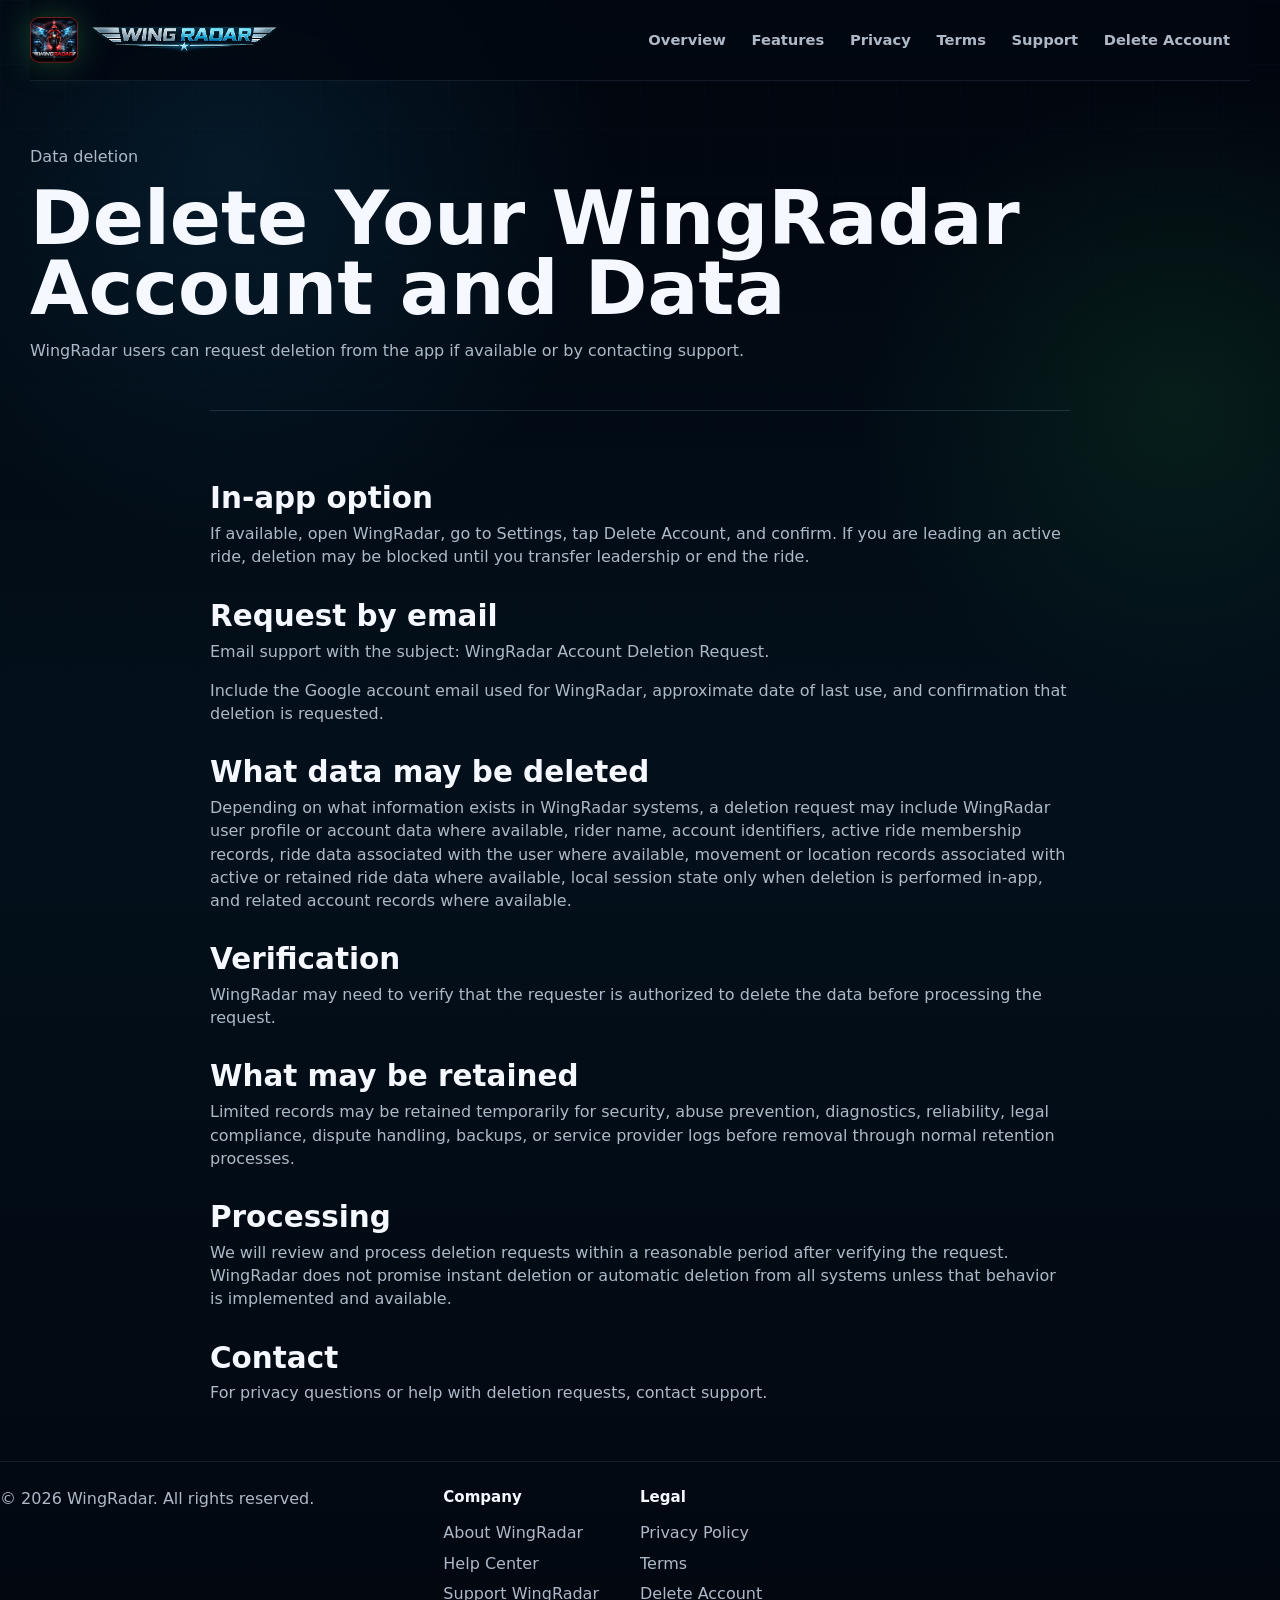
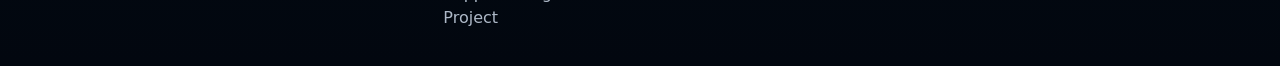
<file: delete-account.html>
<!doctype html>
<html lang="en">
<head>
  <meta charset="utf-8">
  <meta name="viewport" content="width=device-width, initial-scale=1">
  <title>Delete Your WingRadar Account and Data | WingRadar</title>
  <meta name="description" content="How to delete or request deletion of WingRadar account data, ride data, rider name, and telemetry.">
  <link rel="stylesheet" href="style.css?v=20260708-redesign">
</head>
<body>
  <header class="site-header">
    <a class="brand" href="index.html" aria-label="WingRadar home">
      <!-- TODO: Replace WingSync-branded logo/icon assets with WingRadar versions. -->
      <img class="brand-icon" src="images/wing_sync_app_icon.png" alt="" aria-hidden="true">
      <img class="brand-logo" src="images/wing_sync_text_logo.png" alt="WingRadar">
    </a>
    <nav class="site-nav" aria-label="Main navigation">
      <a href="index.html">Overview</a>
      <a href="features.html">Features</a>
      <a href="privacy-policy.html">Privacy</a>
      <a href="terms.html">Terms</a>
      <a href="support.html">Support</a>
      <a href="delete-account.html" aria-current="page">Delete Account</a>
    </nav>
  </header>

  <main>
    <section class="page-hero">
      <p class="eyebrow">Data deletion</p>
      <h1>Delete Your WingRadar Account and Data</h1>
      <p>WingRadar users can request deletion from the app if available or by contacting support.</p>
    </section>

    <section class="section legal">
      <h2>In-app option</h2>
      <p>If available, open WingRadar, go to Settings, tap Delete Account, and confirm. If you are leading an active ride, deletion may be blocked until you transfer leadership or end the ride.</p>

      <h2>Request by email</h2>
      <p>Email <a href="mailto:support@ridewingsync.com?subject=WingRadar%20Account%20Deletion%20Request">support</a> with the subject: WingRadar Account Deletion Request.</p>
      <p>Include the Google account email used for WingRadar, approximate date of last use, and confirmation that deletion is requested.</p>

      <h2>What data may be deleted</h2>
      <p>Depending on what information exists in WingRadar systems, a deletion request may include WingRadar user profile or account data where available, rider name, account identifiers, active ride membership records, ride data associated with the user where available, movement or location records associated with active or retained ride data where available, local session state only when deletion is performed in-app, and related account records where available.</p>

      <h2>Verification</h2>
      <p>WingRadar may need to verify that the requester is authorized to delete the data before processing the request.</p>

      <h2>What may be retained</h2>
      <p>Limited records may be retained temporarily for security, abuse prevention, diagnostics, reliability, legal compliance, dispute handling, backups, or service provider logs before removal through normal retention processes.</p>

      <h2>Processing</h2>
      <p>We will review and process deletion requests within a reasonable period after verifying the request. WingRadar does not promise instant deletion or automatic deletion from all systems unless that behavior is implemented and available.</p>

      <h2>Contact</h2>
      <p>For privacy questions or help with deletion requests, contact <a href="mailto:support@ridewingsync.com">support</a>.</p>
    </section>
  </main>

  <footer class="site-footer">
    <p>&copy; 2026 WingRadar. All rights reserved.</p>
    <nav aria-label="Company">
      <h3>Company</h3>
      <a href="index.html#why">About WingRadar</a>
      <a href="support.html">Help Center</a>
      <a href="support-wingradar.html">Support WingRadar Project</a>
    </nav>
    <nav aria-label="Legal">
      <h3>Legal</h3>
      <a href="privacy-policy.html">Privacy Policy</a>
      <a href="terms.html">Terms</a>
      <a href="delete-account.html">Delete Account</a>
    </nav>
  </footer>
</body>
</html>
</file>
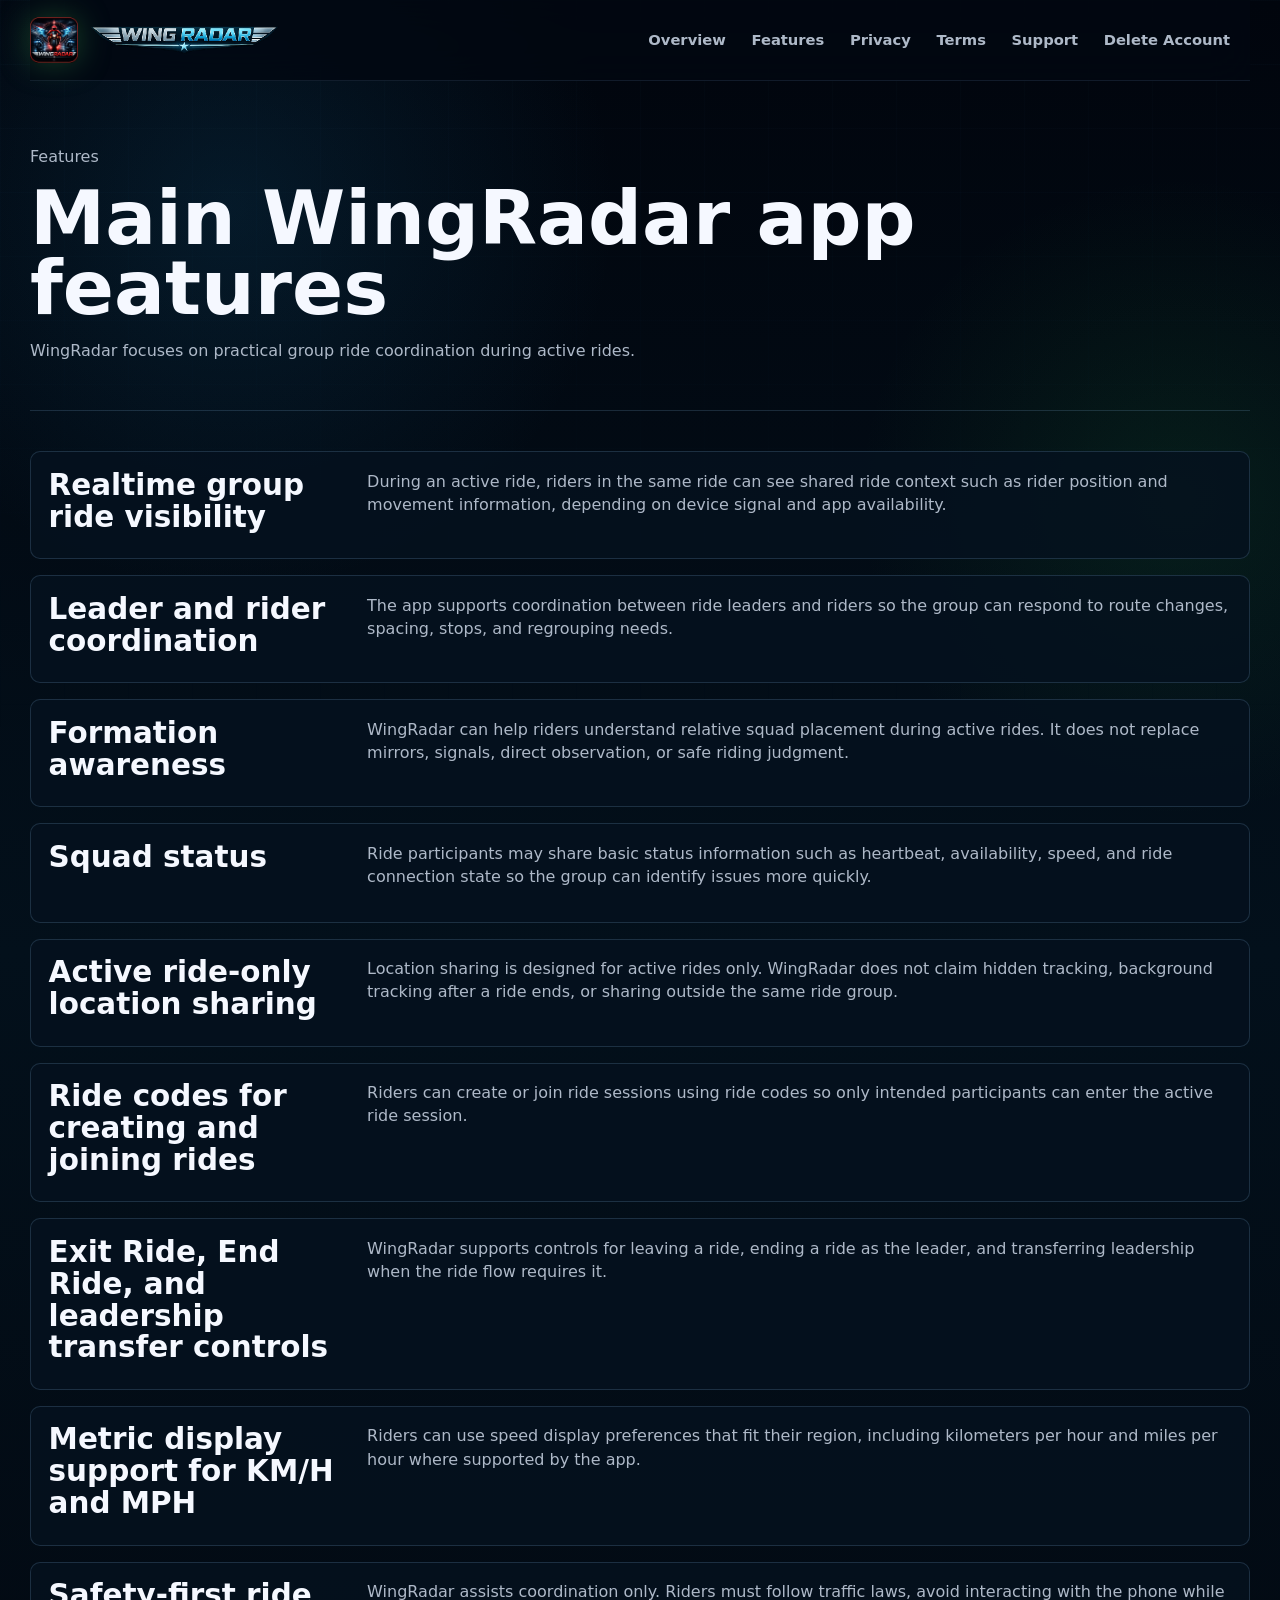
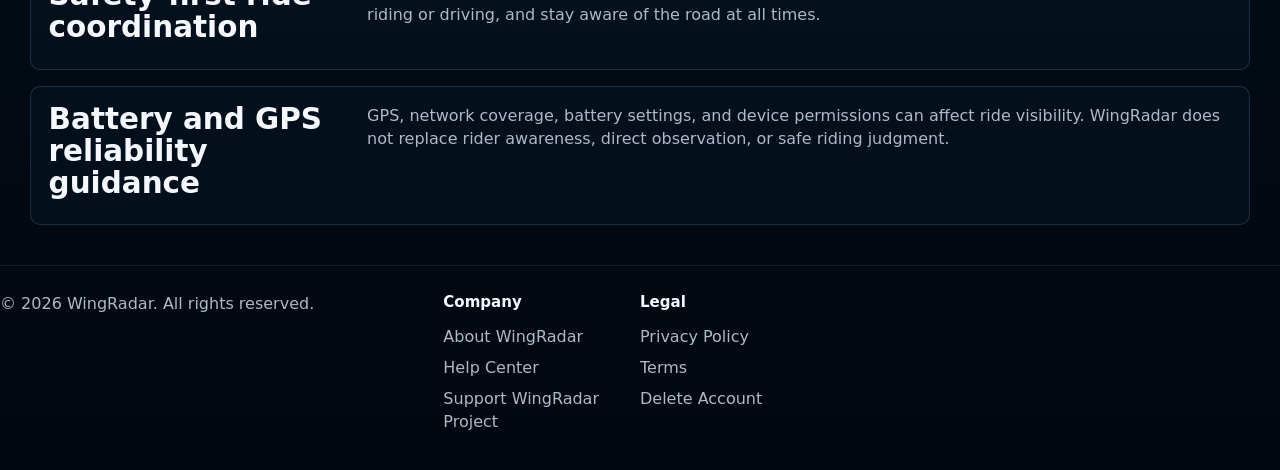
<file: features.html>
<!doctype html>
<html lang="en">
<head>
  <meta charset="utf-8">
  <meta name="viewport" content="width=device-width, initial-scale=1">
  <title>Features | WingRadar</title>
  <meta name="description" content="WingRadar features for real-time group ride visibility, rider coordination, formation awareness, squad status, and active ride-only location sharing.">
  <link rel="stylesheet" href="style.css?v=20260708-redesign">
</head>
<body>
  <header class="site-header">
    <a class="brand" href="index.html" aria-label="WingRadar home">
      <!-- TODO: Replace WingSync-branded logo/icon assets with WingRadar versions. -->
      <img class="brand-icon" src="images/wing_sync_app_icon.png" alt="" aria-hidden="true">
      <img class="brand-logo" src="images/wing_sync_text_logo.png" alt="WingRadar">
    </a>
    <nav class="site-nav" aria-label="Main navigation">
      <a href="index.html">Overview</a>
      <a href="features.html" aria-current="page">Features</a>
      <a href="privacy-policy.html">Privacy</a>
      <a href="terms.html">Terms</a>
      <a href="support.html">Support</a>
      <a href="delete-account.html">Delete Account</a>
    </nav>
  </header>

  <main>
    <section class="page-hero">
      <p class="eyebrow">Features</p>
      <h1>Main WingRadar app features</h1>
      <p>WingRadar focuses on practical group ride coordination during active rides.</p>
    </section>

    <section class="section">
      <div class="feature-list">
        <article class="feature-item">
          <h2>Realtime group ride visibility</h2>
          <p>During an active ride, riders in the same ride can see shared ride context such as rider position and movement information, depending on device signal and app availability.</p>
        </article>
        <article class="feature-item">
          <h2>Leader and rider coordination</h2>
          <p>The app supports coordination between ride leaders and riders so the group can respond to route changes, spacing, stops, and regrouping needs.</p>
        </article>
        <article class="feature-item">
          <h2>Formation awareness</h2>
          <p>WingRadar can help riders understand relative squad placement during active rides. It does not replace mirrors, signals, direct observation, or safe riding judgment.</p>
        </article>
        <article class="feature-item">
          <h2>Squad status</h2>
          <p>Ride participants may share basic status information such as heartbeat, availability, speed, and ride connection state so the group can identify issues more quickly.</p>
        </article>
        <article class="feature-item">
          <h2>Active ride-only location sharing</h2>
          <p>Location sharing is designed for active rides only. WingRadar does not claim hidden tracking, background tracking after a ride ends, or sharing outside the same ride group.</p>
        </article>
        <article class="feature-item">
          <h2>Ride codes for creating and joining rides</h2>
          <p>Riders can create or join ride sessions using ride codes so only intended participants can enter the active ride session.</p>
        </article>
        <article class="feature-item">
          <h2>Exit Ride, End Ride, and leadership transfer controls</h2>
          <p>WingRadar supports controls for leaving a ride, ending a ride as the leader, and transferring leadership when the ride flow requires it.</p>
        </article>
        <article class="feature-item">
          <h2>Metric display support for KM/H and MPH</h2>
          <p>Riders can use speed display preferences that fit their region, including kilometers per hour and miles per hour where supported by the app.</p>
        </article>
        <article class="feature-item">
          <h2>Safety-first ride coordination</h2>
          <p>WingRadar assists coordination only. Riders must follow traffic laws, avoid interacting with the phone while riding or driving, and stay aware of the road at all times.</p>
        </article>
        <article class="feature-item">
          <h2>Battery and GPS reliability guidance</h2>
          <p>GPS, network coverage, battery settings, and device permissions can affect ride visibility. WingRadar does not replace rider awareness, direct observation, or safe riding judgment.</p>
        </article>
      </div>
    </section>
  </main>

  <footer class="site-footer">
    <p>&copy; 2026 WingRadar. All rights reserved.</p>
    <nav aria-label="Company">
      <h3>Company</h3>
      <a href="index.html#why">About WingRadar</a>
      <a href="support.html">Help Center</a>
      <a href="support-wingradar.html">Support WingRadar Project</a>
    </nav>
    <nav aria-label="Legal">
      <h3>Legal</h3>
      <a href="privacy-policy.html">Privacy Policy</a>
      <a href="terms.html">Terms</a>
      <a href="delete-account.html">Delete Account</a>
    </nav>
  </footer>
</body>
</html>
</file>
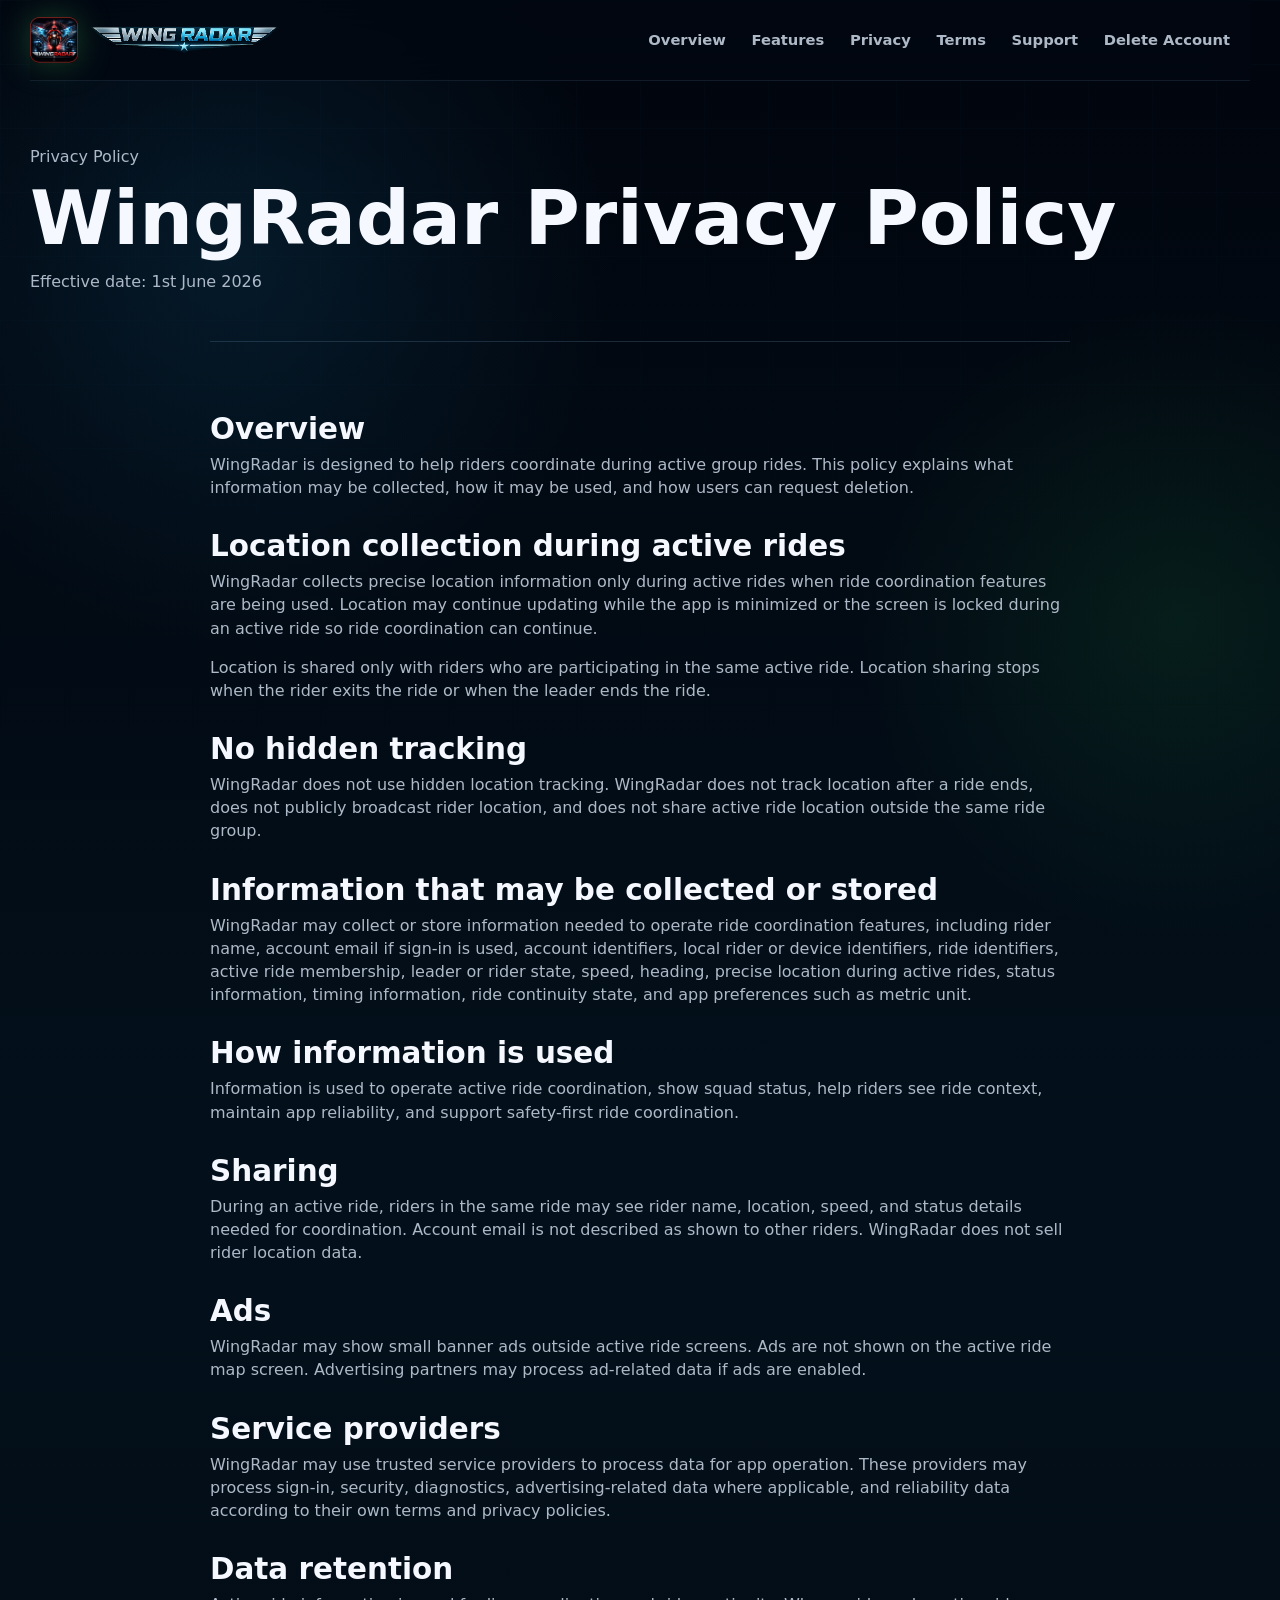
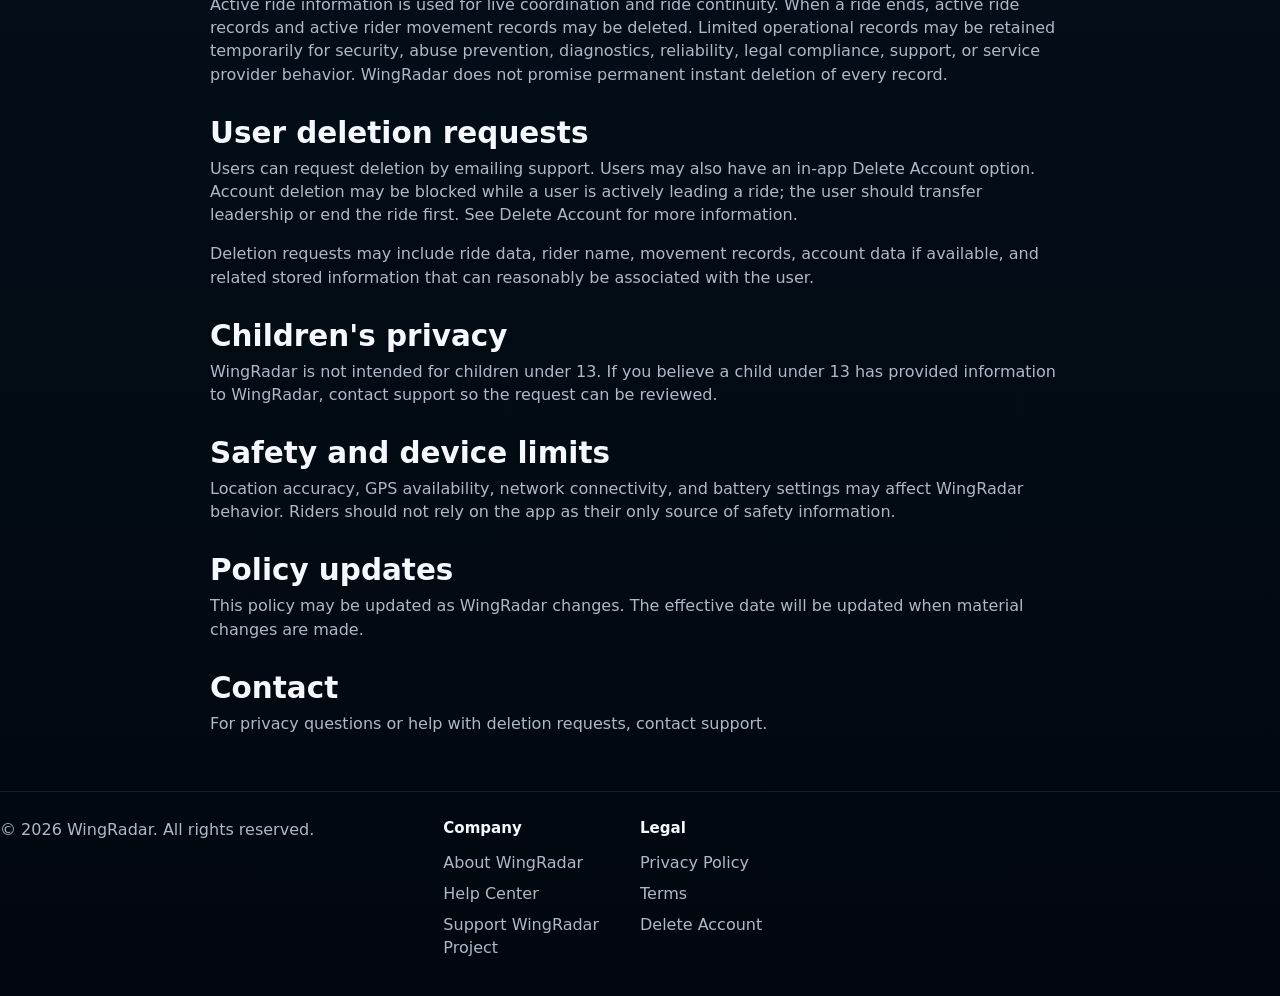
<file: privacy-policy.html>
<!doctype html>
<html lang="en">
<head>
  <meta charset="utf-8">
  <meta name="viewport" content="width=device-width, initial-scale=1">
  <title>Privacy Policy | WingRadar</title>
  <meta name="description" content="WingRadar privacy policy for active ride-only location sharing and ride coordination data.">
  <link rel="stylesheet" href="style.css?v=20260708-redesign">
</head>
<body>
  <header class="site-header">
    <a class="brand" href="index.html" aria-label="WingRadar home">
      <!-- TODO: Replace WingSync-branded logo/icon assets with WingRadar versions. -->
      <img class="brand-icon" src="images/wing_sync_app_icon.png" alt="" aria-hidden="true">
      <img class="brand-logo" src="images/wing_sync_text_logo.png" alt="WingRadar">
    </a>
    <nav class="site-nav" aria-label="Main navigation">
      <a href="index.html">Overview</a>
      <a href="features.html">Features</a>
      <a href="privacy-policy.html" aria-current="page">Privacy</a>
      <a href="terms.html">Terms</a>
      <a href="support.html">Support</a>
      <a href="delete-account.html">Delete Account</a>
    </nav>
  </header>

  <main>
    <section class="page-hero">
      <p class="eyebrow">Privacy Policy</p>
      <h1>WingRadar Privacy Policy</h1>
      <p>Effective date: 1st June 2026</p>
    </section>

    <section class="section legal">
      <h2>Overview</h2>
      <p>WingRadar is designed to help riders coordinate during active group rides. This policy explains what information may be collected, how it may be used, and how users can request deletion.</p>

      <h2>Location collection during active rides</h2>
      <p>WingRadar collects precise location information only during active rides when ride coordination features are being used. Location may continue updating while the app is minimized or the screen is locked during an active ride so ride coordination can continue.</p>
      <p>Location is shared only with riders who are participating in the same active ride. Location sharing stops when the rider exits the ride or when the leader ends the ride.</p>

      <h2>No hidden tracking</h2>
      <p>WingRadar does not use hidden location tracking. WingRadar does not track location after a ride ends, does not publicly broadcast rider location, and does not share active ride location outside the same ride group.</p>

      <h2>Information that may be collected or stored</h2>
      <p>WingRadar may collect or store information needed to operate ride coordination features, including rider name, account email if sign-in is used, account identifiers, local rider or device identifiers, ride identifiers, active ride membership, leader or rider state, speed, heading, precise location during active rides, status information, timing information, ride continuity state, and app preferences such as metric unit.</p>

      <h2>How information is used</h2>
      <p>Information is used to operate active ride coordination, show squad status, help riders see ride context, maintain app reliability, and support safety-first ride coordination.</p>

      <h2>Sharing</h2>
      <p>During an active ride, riders in the same ride may see rider name, location, speed, and status details needed for coordination. Account email is not described as shown to other riders. WingRadar does not sell rider location data.</p>

      <h2>Ads</h2>
      <p>WingRadar may show small banner ads outside active ride screens. Ads are not shown on the active ride map screen. Advertising partners may process ad-related data if ads are enabled.</p>

      <h2>Service providers</h2>
      <p>WingRadar may use trusted service providers to process data for app operation. These providers may process sign-in, security, diagnostics, advertising-related data where applicable, and reliability data according to their own terms and privacy policies.</p>

      <h2>Data retention</h2>
      <p>Active ride information is used for live coordination and ride continuity. When a ride ends, active ride records and active rider movement records may be deleted. Limited operational records may be retained temporarily for security, abuse prevention, diagnostics, reliability, legal compliance, support, or service provider behavior. WingRadar does not promise permanent instant deletion of every record.</p>

      <h2>User deletion requests</h2>
      <p>Users can request deletion by emailing <a href="mailto:support@ridewingsync.com">support</a>. Users may also have an in-app Delete Account option. Account deletion may be blocked while a user is actively leading a ride; the user should transfer leadership or end the ride first. See <a href="delete-account.html">Delete Account</a> for more information.</p>
      <p>Deletion requests may include ride data, rider name, movement records, account data if available, and related stored information that can reasonably be associated with the user.</p>

      <h2>Children's privacy</h2>
      <p>WingRadar is not intended for children under 13. If you believe a child under 13 has provided information to WingRadar, contact support so the request can be reviewed.</p>

      <h2>Safety and device limits</h2>
      <p>Location accuracy, GPS availability, network connectivity, and battery settings may affect WingRadar behavior. Riders should not rely on the app as their only source of safety information.</p>

      <h2>Policy updates</h2>
      <p>This policy may be updated as WingRadar changes. The effective date will be updated when material changes are made.</p>

      <h2>Contact</h2>
      <p>For privacy questions or help with deletion requests, contact <a href="mailto:support@ridewingsync.com">support</a>.</p>
    </section>
  </main>

  <footer class="site-footer">
    <p>&copy; 2026 WingRadar. All rights reserved.</p>
    <nav aria-label="Company">
      <h3>Company</h3>
      <a href="index.html#why">About WingRadar</a>
      <a href="support.html">Help Center</a>
      <a href="support-wingradar.html">Support WingRadar Project</a>
    </nav>
    <nav aria-label="Legal">
      <h3>Legal</h3>
      <a href="privacy-policy.html">Privacy Policy</a>
      <a href="terms.html">Terms</a>
      <a href="delete-account.html">Delete Account</a>
    </nav>
  </footer>
</body>
</html>
</file>
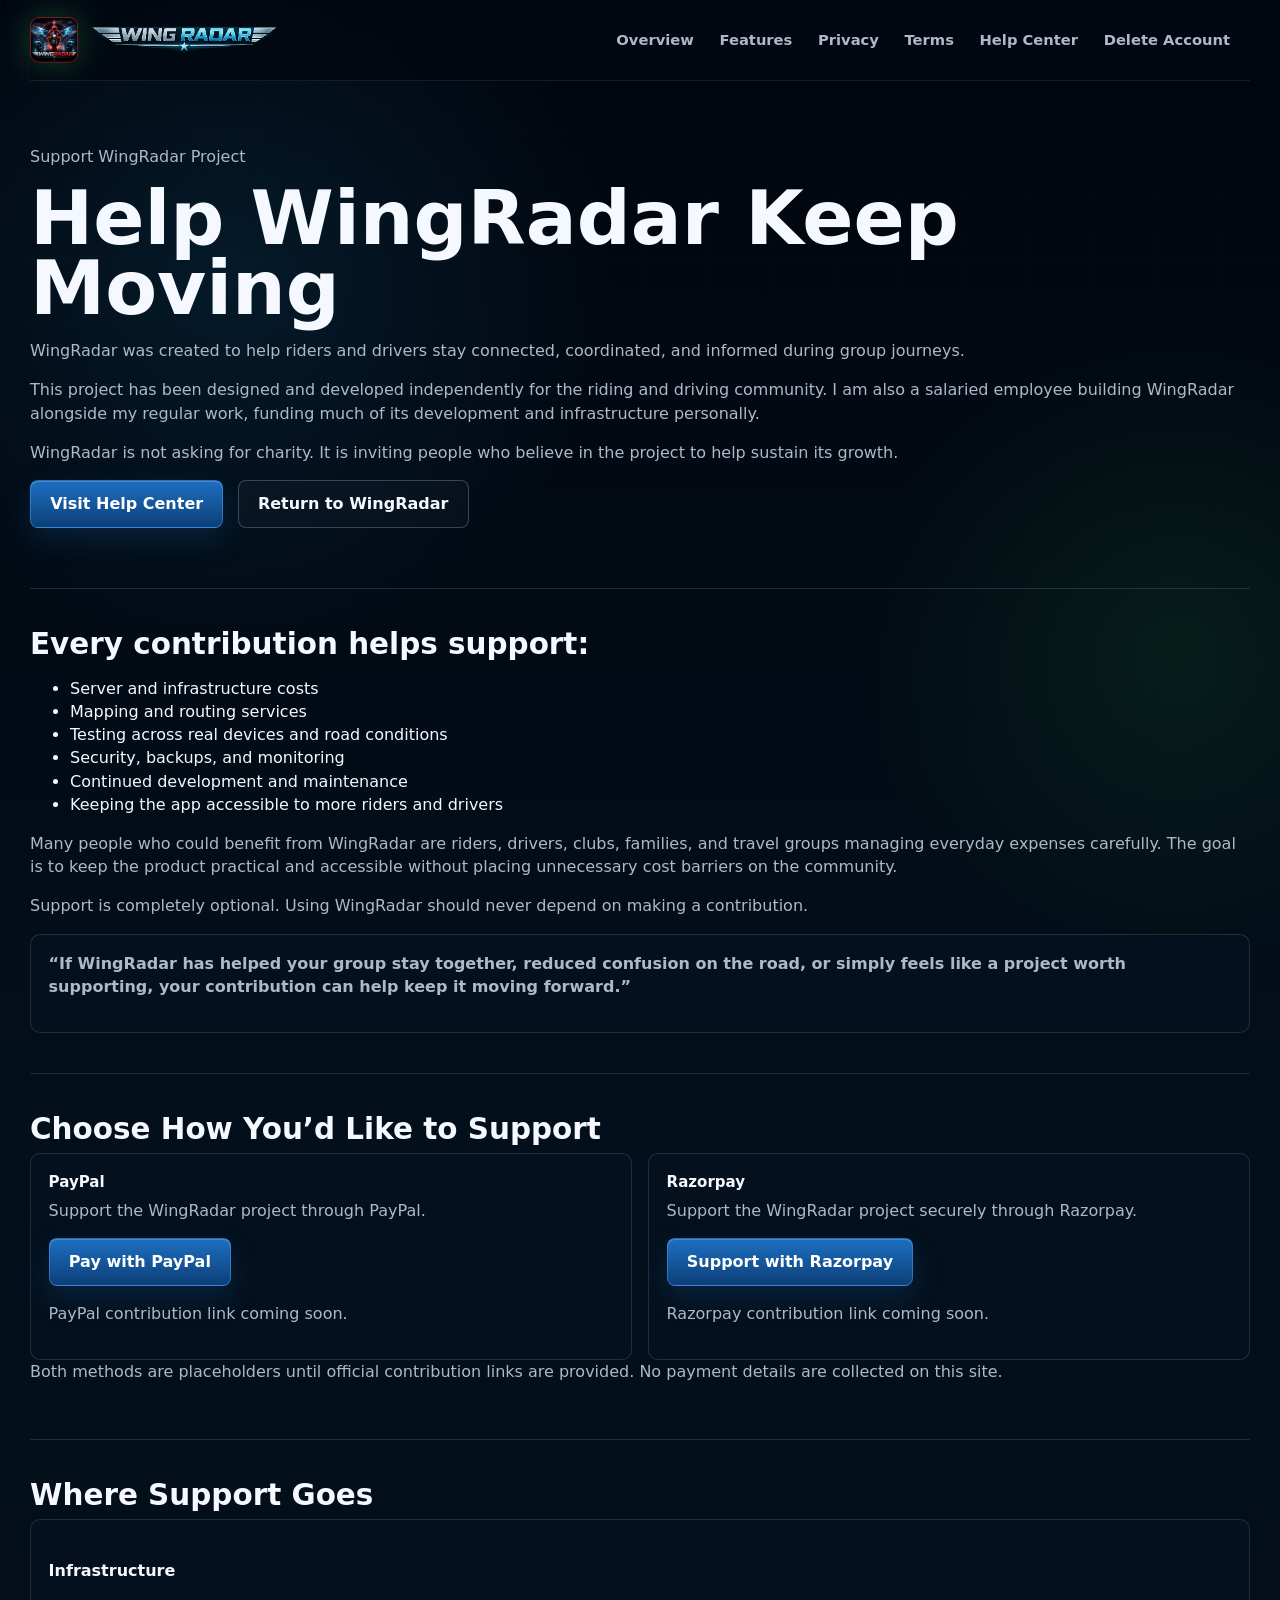
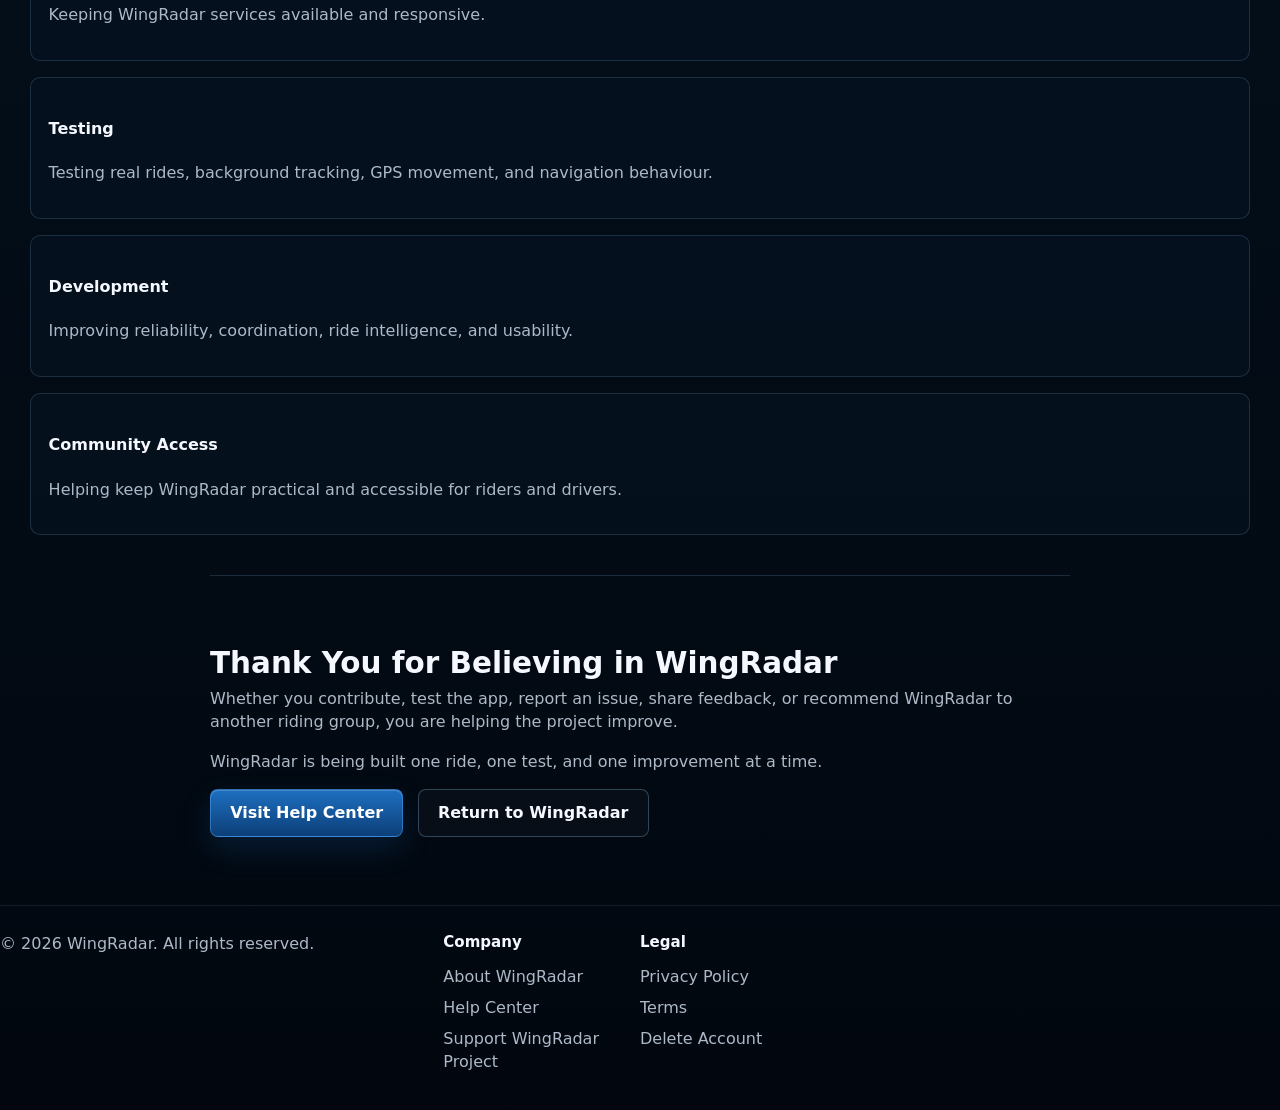
<file: support-wingradar.html>
<!doctype html>
<html lang="en">
<head>
  <meta charset="utf-8">
  <meta name="viewport" content="width=device-width, initial-scale=1">
  <title>Support WingRadar Project | Help Keep the Ride Moving</title>
  <meta name="description" content="Support the independent development and infrastructure behind WingRadar, a convoy coordination platform for riders and drivers.">
  <link rel="stylesheet" href="style.css?v=20260710-support-page">
</head>
<body>
  <header class="site-header">
    <a class="brand" href="index.html" aria-label="WingRadar home">
      <img class="brand-icon" src="images/wing_sync_app_icon.png" alt="WingRadar icon">
      <img class="brand-logo" src="images/wing_sync_text_logo.png" alt="WingRadar">
    </a>
    <nav class="site-nav" aria-label="Main navigation">
      <a href="index.html">Overview</a>
      <a href="features.html">Features</a>
      <a href="privacy-policy.html">Privacy</a>
      <a href="terms.html">Terms</a>
      <a href="support.html">Help Center</a>
      <a href="delete-account.html">Delete Account</a>
    </nav>
  </header>

  <main>
    <section class="page-hero shell">
      <p class="eyebrow">Support WingRadar Project</p>
      <h1>Help WingRadar Keep Moving</h1>
      <p>WingRadar was created to help riders and drivers stay connected, coordinated, and informed during group journeys.</p>
      <p>This project has been designed and developed independently for the riding and driving community. I am also a salaried employee building WingRadar alongside my regular work, funding much of its development and infrastructure personally.</p>
      <p>WingRadar is not asking for charity. It is inviting people who believe in the project to help sustain its growth.</p>

      <div class="hero-actions">
        <a class="primary-action" href="support.html" aria-label="Visit Help Center">Visit Help Center</a>
        <a class="secondary-action" href="index.html" aria-label="Return to WingRadar home">Return to WingRadar</a>
      </div>
    </section>

    <section class="section shell">
      <h2>Every contribution helps support:</h2>
      <ul>
        <li>Server and infrastructure costs</li>
        <li>Mapping and routing services</li>
        <li>Testing across real devices and road conditions</li>
        <li>Security, backups, and monitoring</li>
        <li>Continued development and maintenance</li>
        <li>Keeping the app accessible to more riders and drivers</li>
      </ul>

      <p>Many people who could benefit from WingRadar are riders, drivers, clubs, families, and travel groups managing everyday expenses carefully. The goal is to keep the product practical and accessible without placing unnecessary cost barriers on the community.</p>
      <p>Support is completely optional. Using WingRadar should never depend on making a contribution.</p>

      <aside class="card highlight" aria-label="Support message">
        <p><strong>“If WingRadar has helped your group stay together, reduced confusion on the road, or simply feels like a project worth supporting, your contribution can help keep it moving forward.”</strong></p>
      </aside>
    </section>

    <section class="section shell">
      <h2>Choose How You’d Like to Support</h2>
      <div class="grid two">
        <article class="card">
          <h3>PayPal</h3>
          <p>Support the WingRadar project through PayPal.</p>
          <p><a class="primary-action" href="#" aria-label="Pay with PayPal">Pay with PayPal</a></p>
          <p class="note">PayPal contribution link coming soon.</p>
        </article>
        <article class="card">
          <h3>Razorpay</h3>
          <p>Support the WingRadar project securely through Razorpay.</p>
          <p><a class="primary-action" href="#" aria-label="Support with Razorpay">Support with Razorpay</a></p>
          <p class="note">Razorpay contribution link coming soon.</p>
        </article>
      </div>
      <p class="muted">Both methods are placeholders until official contribution links are provided. No payment details are collected on this site.</p>
    </section>

    <section class="section shell">
      <h2>Where Support Goes</h2>
      <div class="grid four compact">
        <article class="card">
          <h4>Infrastructure</h4>
          <p>Keeping WingRadar services available and responsive.</p>
        </article>
        <article class="card">
          <h4>Testing</h4>
          <p>Testing real rides, background tracking, GPS movement, and navigation behaviour.</p>
        </article>
        <article class="card">
          <h4>Development</h4>
          <p>Improving reliability, coordination, ride intelligence, and usability.</p>
        </article>
        <article class="card">
          <h4>Community Access</h4>
          <p>Helping keep WingRadar practical and accessible for riders and drivers.</p>
        </article>
      </div>
    </section>

    <section class="section shell legal">
      <h2>Thank You for Believing in WingRadar</h2>
      <p>Whether you contribute, test the app, report an issue, share feedback, or recommend WingRadar to another riding group, you are helping the project improve.</p>
      <p>WingRadar is being built one ride, one test, and one improvement at a time.</p>
      <div class="hero-actions">
        <a class="primary-action" href="support.html" aria-label="Visit Help Center">Visit Help Center</a>
        <a class="secondary-action" href="index.html" aria-label="Return to WingRadar">Return to WingRadar</a>
      </div>
    </section>
  </main>

  <footer class="site-footer">
    <p>&copy; 2026 WingRadar. All rights reserved.</p>
    <nav aria-label="Company">
      <h3>Company</h3>
      <a href="index.html#why">About WingRadar</a>
      <a href="support.html">Help Center</a>
      <a href="support-wingradar.html">Support WingRadar Project</a>
    </nav>
    <nav aria-label="Legal">
      <h3>Legal</h3>
      <a href="privacy-policy.html">Privacy Policy</a>
      <a href="terms.html">Terms</a>
      <a href="delete-account.html">Delete Account</a>
    </nav>
  </footer>
</body>
</html>
</file>
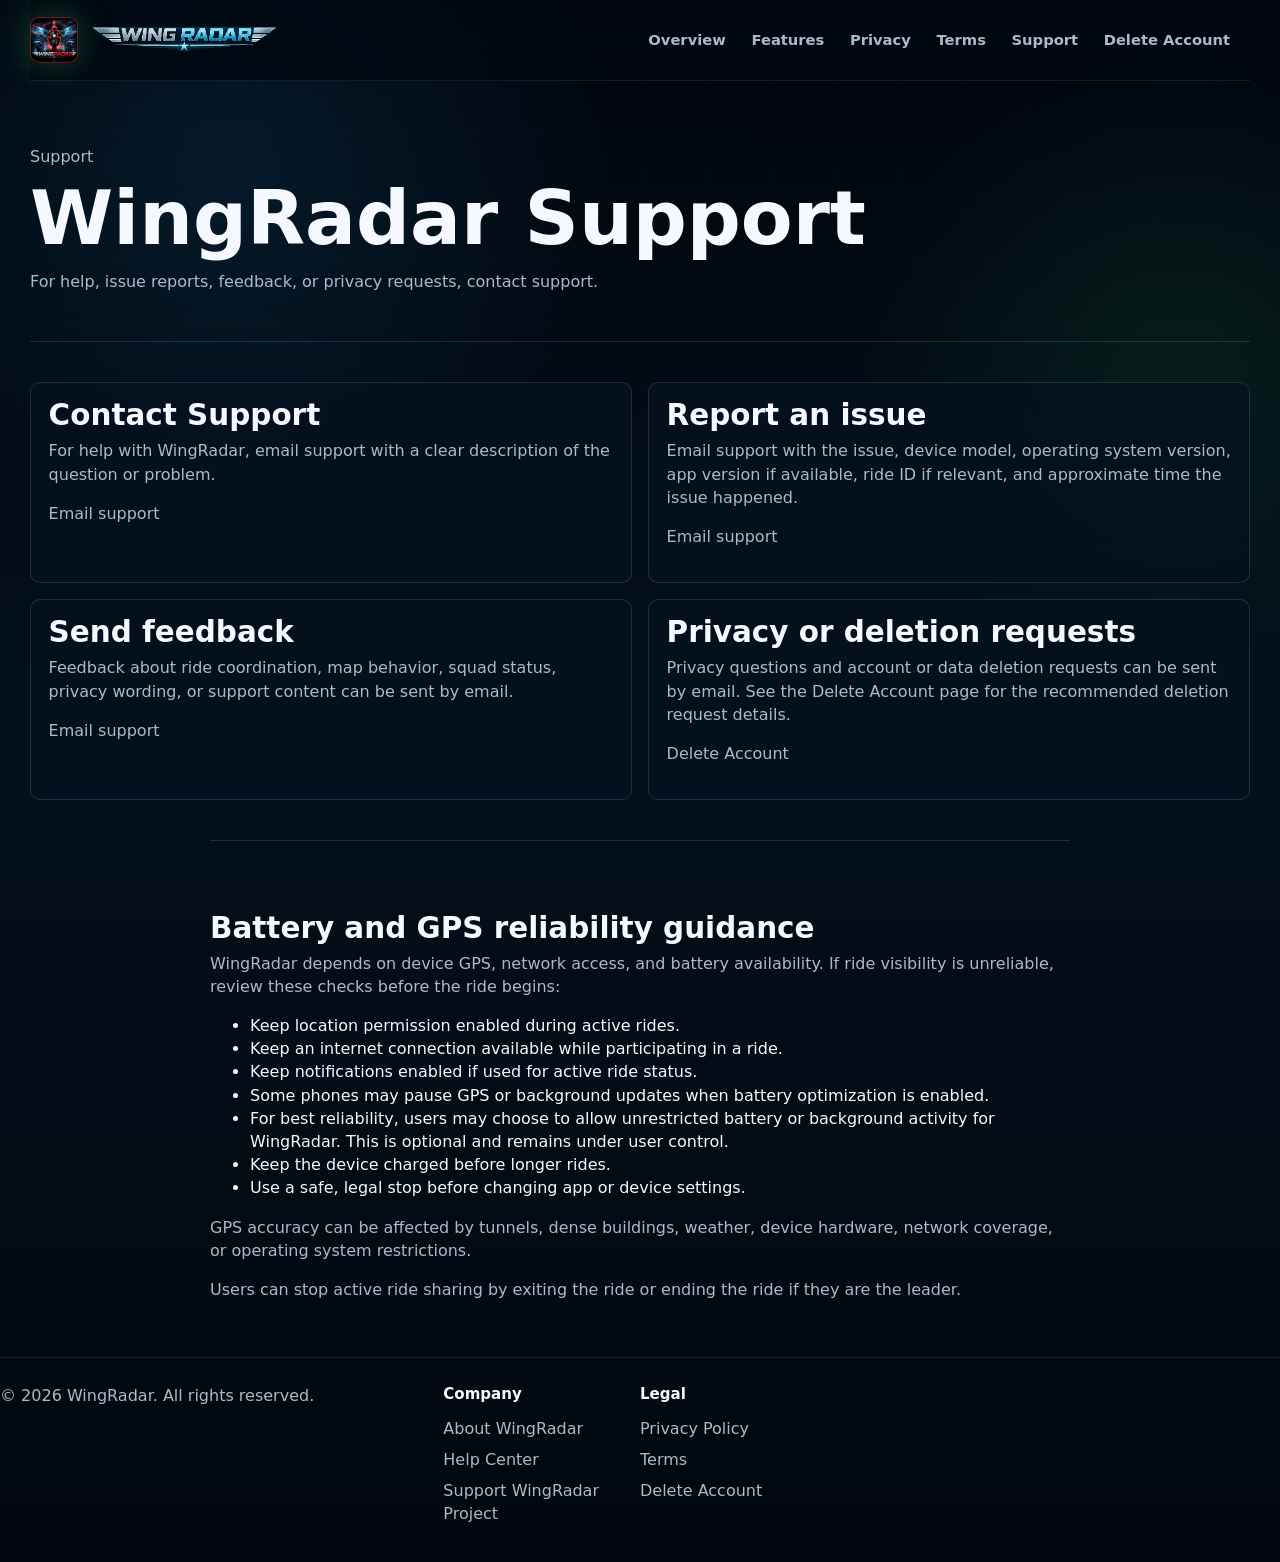
<file: support.html>
<!doctype html>
<html lang="en">
<head>
  <meta charset="utf-8">
  <meta name="viewport" content="width=device-width, initial-scale=1">
  <title>Support | WingRadar</title>
  <meta name="description" content="Contact WingRadar support, report issues, send feedback, and review battery and GPS reliability guidance.">
  <link rel="stylesheet" href="style.css?v=20260708-redesign">
</head>
<body>
  <header class="site-header">
    <a class="brand" href="index.html" aria-label="WingRadar home">
      <!-- TODO: Replace WingSync-branded logo/icon assets with WingRadar versions. -->
      <img class="brand-icon" src="images/wing_sync_app_icon.png" alt="" aria-hidden="true">
      <img class="brand-logo" src="images/wing_sync_text_logo.png" alt="WingRadar">
    </a>
    <nav class="site-nav" aria-label="Main navigation">
      <a href="index.html">Overview</a>
      <a href="features.html">Features</a>
      <a href="privacy-policy.html">Privacy</a>
      <a href="terms.html">Terms</a>
      <a href="support.html" aria-current="page">Support</a>
      <a href="delete-account.html">Delete Account</a>
    </nav>
  </header>

  <main>
    <section class="page-hero">
      <p class="eyebrow">Support</p>
      <h1>WingRadar Support</h1>
      <p>For help, issue reports, feedback, or privacy requests, contact <a href="mailto:support@ridewingsync.com">support</a>.</p>
    </section>

    <section class="section">
      <div class="grid two">
        <article class="card">
          <h2>Contact Support</h2>
          <p>For help with WingRadar, email support with a clear description of the question or problem.</p>
          <p><a href="mailto:support@ridewingsync.com">Email support</a></p>
        </article>
        <article class="card">
          <h2>Report an issue</h2>
          <p>Email support with the issue, device model, operating system version, app version if available, ride ID if relevant, and approximate time the issue happened.</p>
          <p><a href="mailto:support@ridewingsync.com?subject=WingRadar%20Issue%20Report">Email support</a></p>
        </article>
        <article class="card">
          <h2>Send feedback</h2>
          <p>Feedback about ride coordination, map behavior, squad status, privacy wording, or support content can be sent by email.</p>
          <p><a href="mailto:support@ridewingsync.com?subject=WingRadar%20Feedback">Email support</a></p>
        </article>
        <article class="card">
          <h2>Privacy or deletion requests</h2>
          <p>Privacy questions and account or data deletion requests can be sent by email. See the Delete Account page for the recommended deletion request details.</p>
          <p><a href="delete-account.html">Delete Account</a></p>
        </article>
      </div>
    </section>

    <section class="section legal">
      <h2>Battery and GPS reliability guidance</h2>
      <p>WingRadar depends on device GPS, network access, and battery availability. If ride visibility is unreliable, review these checks before the ride begins:</p>
      <ul>
        <li>Keep location permission enabled during active rides.</li>
        <li>Keep an internet connection available while participating in a ride.</li>
        <li>Keep notifications enabled if used for active ride status.</li>
        <li>Some phones may pause GPS or background updates when battery optimization is enabled.</li>
        <li>For best reliability, users may choose to allow unrestricted battery or background activity for WingRadar. This is optional and remains under user control.</li>
        <li>Keep the device charged before longer rides.</li>
        <li>Use a safe, legal stop before changing app or device settings.</li>
      </ul>
      <p>GPS accuracy can be affected by tunnels, dense buildings, weather, device hardware, network coverage, or operating system restrictions.</p>
      <p>Users can stop active ride sharing by exiting the ride or ending the ride if they are the leader.</p>
    </section>
  </main>

  <footer class="site-footer">
    <p>&copy; 2026 WingRadar. All rights reserved.</p>
    <nav aria-label="Company">
      <h3>Company</h3>
      <a href="index.html#why">About WingRadar</a>
      <a href="support.html">Help Center</a>
      <a href="support-wingradar.html">Support WingRadar Project</a>
    </nav>
    <nav aria-label="Legal">
      <h3>Legal</h3>
      <a href="privacy-policy.html">Privacy Policy</a>
      <a href="terms.html">Terms</a>
      <a href="delete-account.html">Delete Account</a>
    </nav>
  </footer>
</body>
</html>
</file>
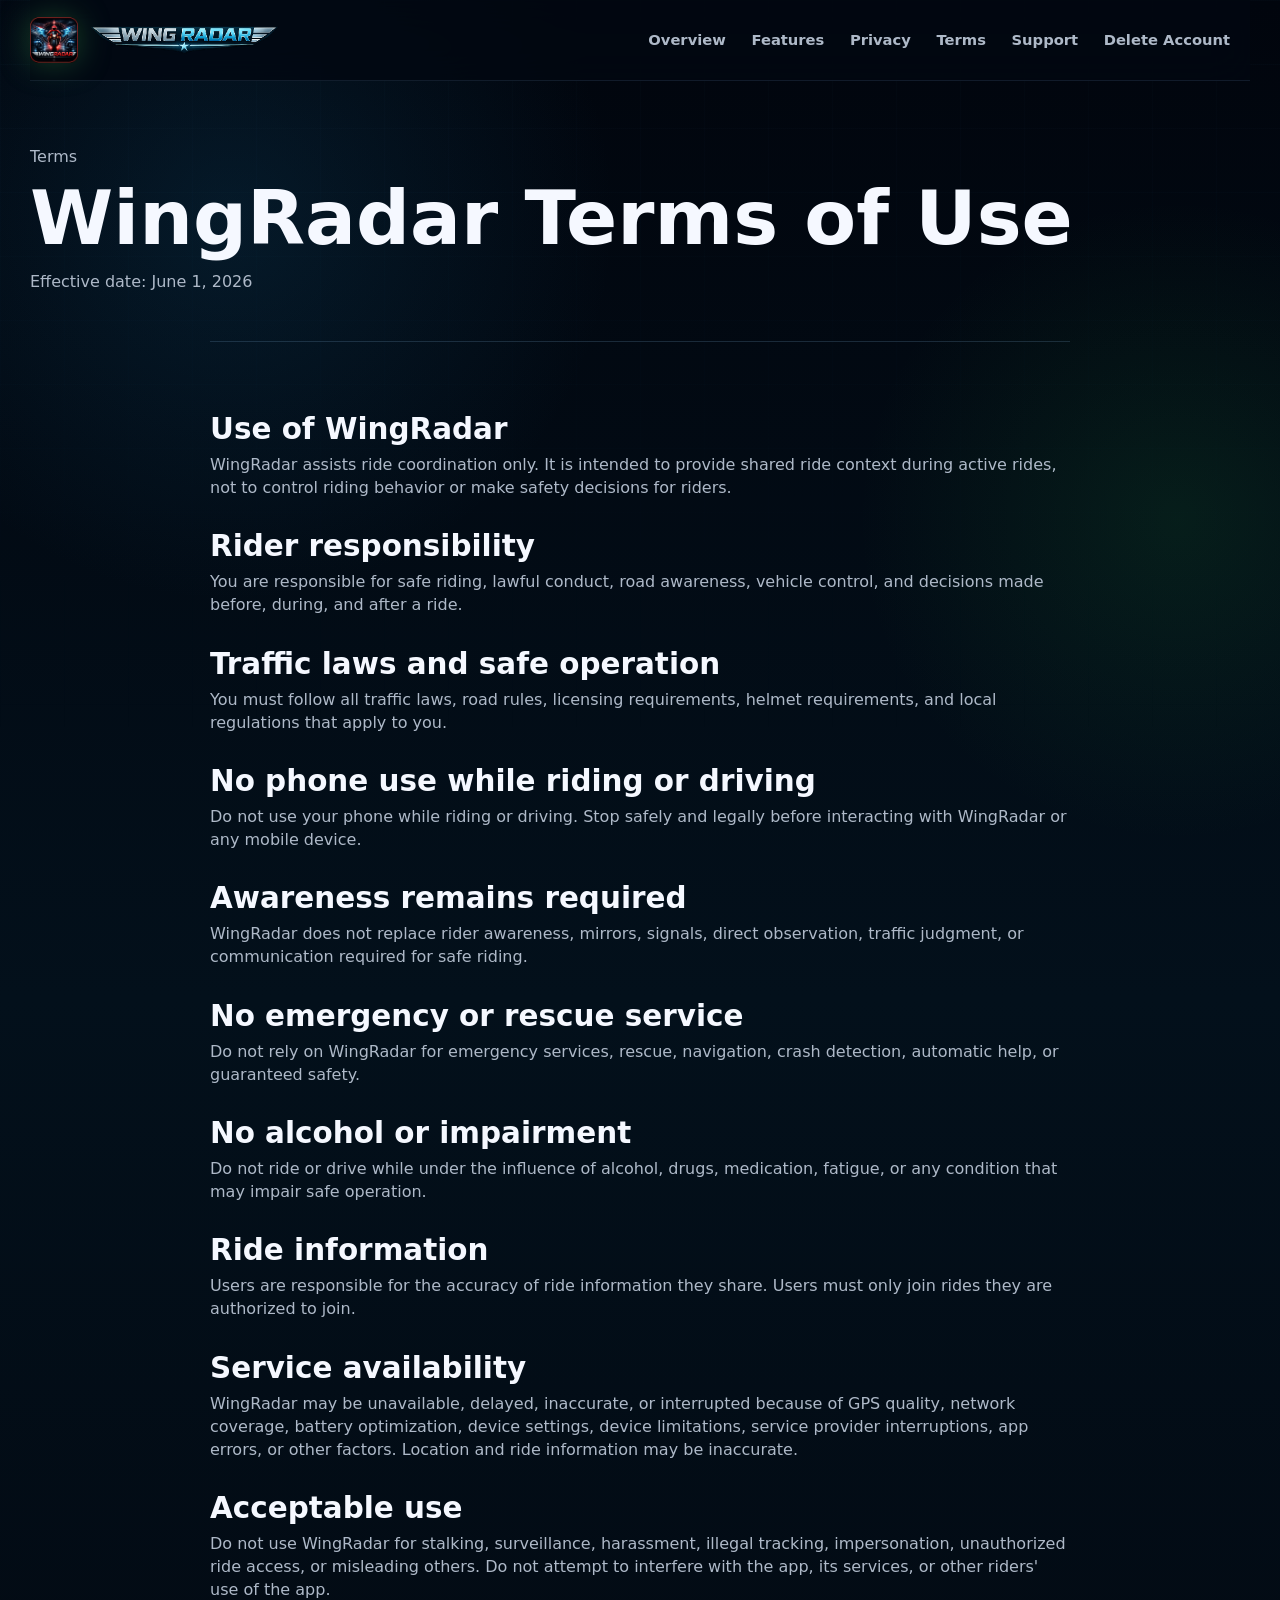
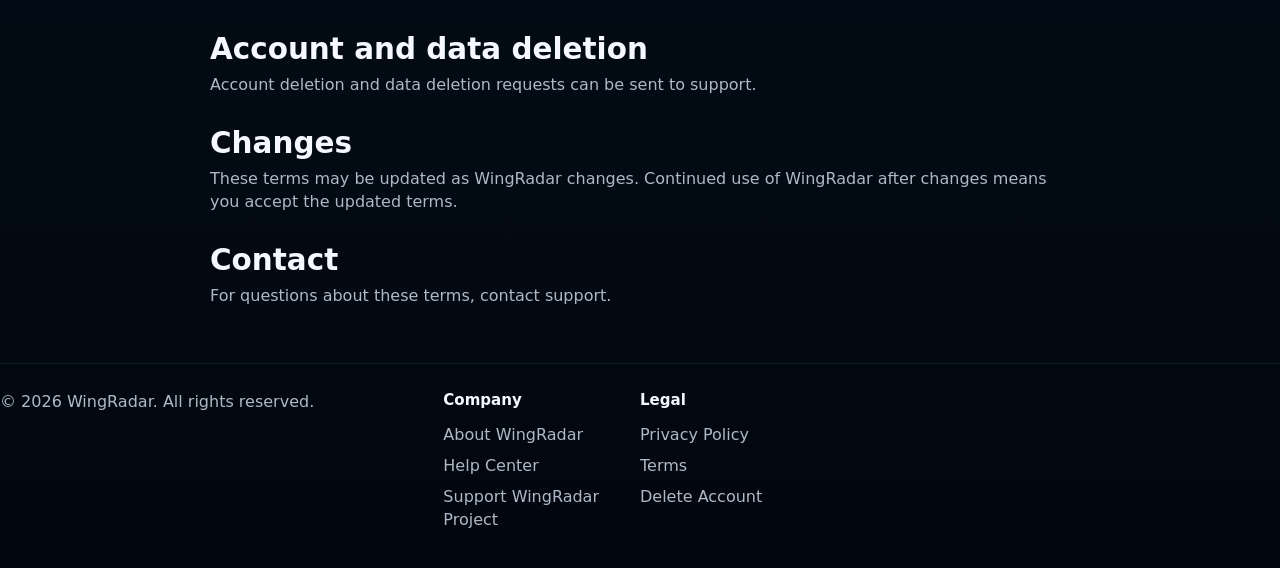
<file: terms.html>
<!doctype html>
<html lang="en">
<head>
  <meta charset="utf-8">
  <meta name="viewport" content="width=device-width, initial-scale=1">
  <title>Terms of Use | WingRadar</title>
  <meta name="description" content="Simple WingRadar terms of use for safe ride coordination.">
  <link rel="stylesheet" href="style.css?v=20260708-redesign">
</head>
<body>
  <header class="site-header">
    <a class="brand" href="index.html" aria-label="WingRadar home">
      <!-- TODO: Replace WingSync-branded logo/icon assets with WingRadar versions. -->
      <img class="brand-icon" src="images/wing_sync_app_icon.png" alt="" aria-hidden="true">
      <img class="brand-logo" src="images/wing_sync_text_logo.png" alt="WingRadar">
    </a>
    <nav class="site-nav" aria-label="Main navigation">
      <a href="index.html">Overview</a>
      <a href="features.html">Features</a>
      <a href="privacy-policy.html">Privacy</a>
      <a href="terms.html" aria-current="page">Terms</a>
      <a href="support.html">Support</a>
      <a href="delete-account.html">Delete Account</a>
    </nav>
  </header>

  <main>
    <section class="page-hero">
      <p class="eyebrow">Terms</p>
      <h1>WingRadar Terms of Use</h1>
      <p>Effective date: June 1, 2026</p>
    </section>

    <section class="section legal">
      <h2>Use of WingRadar</h2>
      <p>WingRadar assists ride coordination only. It is intended to provide shared ride context during active rides, not to control riding behavior or make safety decisions for riders.</p>

      <h2>Rider responsibility</h2>
      <p>You are responsible for safe riding, lawful conduct, road awareness, vehicle control, and decisions made before, during, and after a ride.</p>

      <h2>Traffic laws and safe operation</h2>
      <p>You must follow all traffic laws, road rules, licensing requirements, helmet requirements, and local regulations that apply to you.</p>

      <h2>No phone use while riding or driving</h2>
      <p>Do not use your phone while riding or driving. Stop safely and legally before interacting with WingRadar or any mobile device.</p>

      <h2>Awareness remains required</h2>
      <p>WingRadar does not replace rider awareness, mirrors, signals, direct observation, traffic judgment, or communication required for safe riding.</p>

      <h2>No emergency or rescue service</h2>
      <p>Do not rely on WingRadar for emergency services, rescue, navigation, crash detection, automatic help, or guaranteed safety.</p>

      <h2>No alcohol or impairment</h2>
      <p>Do not ride or drive while under the influence of alcohol, drugs, medication, fatigue, or any condition that may impair safe operation.</p>

      <h2>Ride information</h2>
      <p>Users are responsible for the accuracy of ride information they share. Users must only join rides they are authorized to join.</p>

      <h2>Service availability</h2>
      <p>WingRadar may be unavailable, delayed, inaccurate, or interrupted because of GPS quality, network coverage, battery optimization, device settings, device limitations, service provider interruptions, app errors, or other factors. Location and ride information may be inaccurate.</p>

      <h2>Acceptable use</h2>
      <p>Do not use WingRadar for stalking, surveillance, harassment, illegal tracking, impersonation, unauthorized ride access, or misleading others. Do not attempt to interfere with the app, its services, or other riders' use of the app.</p>

      <h2>Account and data deletion</h2>
      <p>Account deletion and data deletion requests can be sent to <a href="mailto:support@ridewingsync.com">support</a>.</p>

      <h2>Changes</h2>
      <p>These terms may be updated as WingRadar changes. Continued use of WingRadar after changes means you accept the updated terms.</p>

      <h2>Contact</h2>
      <p>For questions about these terms, contact <a href="mailto:support@ridewingsync.com">support</a>.</p>
    </section>
  </main>

  <footer class="site-footer">
    <p>&copy; 2026 WingRadar. All rights reserved.</p>
    <nav aria-label="Company">
      <h3>Company</h3>
      <a href="index.html#why">About WingRadar</a>
      <a href="support.html">Help Center</a>
      <a href="support-wingradar.html">Support WingRadar Project</a>
    </nav>
    <nav aria-label="Legal">
      <h3>Legal</h3>
      <a href="privacy-policy.html">Privacy Policy</a>
      <a href="terms.html">Terms</a>
      <a href="delete-account.html">Delete Account</a>
    </nav>
  </footer>
</body>
</html>
</file>
<file: style.css>
:root {
  color-scheme: dark;
  --bg: #020812;
  --panel: rgba(6, 18, 31, 0.82);
  --panel-soft: rgba(8, 24, 40, 0.66);
  --line: rgba(116, 158, 196, 0.22);
  --line-strong: rgba(116, 158, 196, 0.38);
  --text: #f5f8ff;
  --muted: #aeb9c8;
  --green: #4aa7ff;
  --green-dark: #135d9e;
  --cyan: #33c8ff;
  --blue: #1f6feb;
  --red: #ff503f;
  --shadow: rgba(0, 0, 0, 0.42);
  --max: 1220px;
}

* {
  box-sizing: border-box;
}

html {
  scroll-behavior: smooth;
}

section[id] {
  scroll-margin-top: 140px;
}

@media (max-width: 900px) {
  section[id] {
    scroll-margin-top: 120px;
  }
}

body {
  margin: 0;
  overflow-x: hidden;
  background:
    radial-gradient(circle at 18% 10%, rgba(18, 91, 132, 0.22), transparent 24rem),
    radial-gradient(circle at 92% 24%, rgba(36, 166, 72, 0.12), transparent 20rem),
    linear-gradient(180deg, #01050d 0%, #03101b 46%, #02070f 100%);
  color: var(--text);
  font-family: Inter, ui-sans-serif, system-ui, -apple-system, BlinkMacSystemFont, "Segoe UI", Arial, sans-serif;
  line-height: 1.45;
}

body::before {
  content: "";
  position: fixed;
  inset: 0;
  z-index: 0;
  pointer-events: none;
  background:
    linear-gradient(rgba(74, 124, 160, 0.035) 1px, transparent 1px),
    linear-gradient(90deg, rgba(74, 124, 160, 0.03) 1px, transparent 1px);
  background-size: 4rem 4rem;
  mask-image: linear-gradient(#000, transparent 86%);
}

a {
  color: inherit;
  text-decoration: none;
}

img {
  max-width: 100%;
}

.shell {
  position: relative;
  z-index: 1;
  width: min(calc(100% - 2rem), var(--max));
  margin-inline: auto;
}

.site-header {
  position: sticky;
  top: 0;
  z-index: 20;
  display: grid;
  grid-template-columns: auto 1fr auto;
  gap: 1.25rem;
  align-items: center;
  width: min(calc(100% - 2rem), var(--max));
  margin: 0 auto;
  padding: 1rem 0;
  border-bottom: 1px solid rgba(116, 158, 196, 0.14);
  background: rgba(2, 8, 18, 0.82);
  backdrop-filter: blur(18px);
}

.brand,
.footer-lockup {
  display: inline-flex;
  align-items: center;
  gap: 0.75rem;
  min-width: 0;
}

.brand-icon {
  width: 3rem;
  height: 3rem;
  object-fit: contain;
  filter: drop-shadow(0 0 16px rgba(84, 212, 92, 0.28));
}

.brand-lockup,
.footer-lockup span {
  display: grid;
  gap: 0.12rem;
}

.brand-logo {
  display: block;
  width: 11.8rem;
  height: auto;
  object-fit: contain;
  object-position: left center;
}

.brand-lockup span,
.footer-lockup em {
  color: var(--muted);
  font-size: 0.66rem;
  font-style: normal;
  font-weight: 700;
  letter-spacing: 0.09em;
}

.site-nav {
  display: flex;
  justify-content: flex-end;
  gap: clamp(0.8rem, 2vw, 1.7rem);
  color: var(--text);
  font-size: 0.92rem;
  font-weight: 700;
}

.site-nav a,
.site-footer a {
  color: var(--muted);
}

.site-nav a:hover,
.site-nav a:focus,
.site-footer a:hover,
.site-footer a:focus {
  color: var(--text);
}

.download-button,
.primary-action,
.mini-action {
  display: inline-flex;
  align-items: center;
  justify-content: center;
  gap: 0.45rem;
  border: 1px solid rgba(91, 175, 255, 0.42);
  border-radius: 8px;
  background: linear-gradient(180deg, #1d6fc1, #0d3f78);
  color: #fff;
  font-weight: 800;
  box-shadow: inset 0 1px 0 rgba(255, 255, 255, 0.18), 0 12px 30px rgba(30, 111, 193, 0.2);
}

.download-button {
  min-height: 2.7rem;
  padding: 0.65rem 1.25rem;
}

.download-qr {
  position: relative;
  display: inline-flex;
}

.qr-popover {
  position: absolute;
  left: 50%;
  z-index: 30;
  display: grid;
  width: 12rem;
  padding: 0.75rem;
  border: 1px solid rgba(116, 158, 196, 0.38);
  border-radius: 0.8rem;
  background: #fff;
  color: #071422;
  text-align: center;
  font-size: 0.76rem;
  font-weight: 800;
  line-height: 1.25;
  box-shadow: 0 18px 45px rgba(0, 0, 0, 0.42);
  opacity: 0;
  pointer-events: none;
  transform: translate(-50%, 0.45rem);
  transition: opacity 160ms ease, transform 160ms ease;
}

.qr-popover img {
  display: block;
  width: 100%;
  height: auto;
  margin-bottom: 0.45rem;
}

.download-qr-header .qr-popover {
  top: calc(100% + 0.65rem);
  right: 0;
  left: auto;
  transform: translateY(0.45rem);
}

.download-qr-header:hover .qr-popover,
.download-qr-header:focus-within .qr-popover {
  opacity: 1;
  transform: translateY(0);
}

.download-qr-footer {
  align-items: center;
  gap: 0.7rem;
}

.download-qr-visible {
  display: block;
  width: 4.9rem;
  height: 4.9rem;
  flex: 0 0 auto;
  padding: 0.2rem;
  border-radius: 0.45rem;
  background: #fff;
  object-fit: contain;
}

.hero {
  display: grid;
  grid-template-columns: minmax(0, 0.98fr) minmax(520px, 1.3fr);
  gap: 0;
  align-items: stretch;
  margin-top: 0.8rem;
  padding: 0;
  overflow: hidden;
  border: 1px solid var(--line);
  border-radius: 10px;
  background:
    radial-gradient(circle at 80% 75%, rgba(32, 102, 161, 0.18), transparent 21rem),
    linear-gradient(90deg, rgba(7, 20, 34, 0.98) 0%, rgba(7, 20, 34, 0.94) 35%, rgba(7, 20, 34, 0.38) 52%, rgba(7, 20, 34, 0.08) 100%),
    var(--panel);
  box-shadow: 0 22px 60px rgba(0, 0, 0, 0.28), inset 0 1px 0 rgba(255, 255, 255, 0.04);
}

.map-card,
.feature-card,
.strip-section,
.phone-frame,
.play-badge,
.scan-box,
.faq-grid details {
  border: 1px solid var(--line);
  border-radius: 10px;
  background:
    linear-gradient(135deg, rgba(255, 255, 255, 0.05), transparent 42%),
    var(--panel);
  box-shadow: 0 22px 60px rgba(0, 0, 0, 0.28), inset 0 1px 0 rgba(255, 255, 255, 0.04);
}

.hero-copy {
  min-height: 26.5rem;
  padding: 2.35rem 1.65rem;
  border: 0;
  background: transparent;
  box-shadow: none;
}

.badge {
  display: inline-flex;
  align-items: center;
  gap: 0.45rem;
  margin: 0 0 1rem;
  color: var(--green);
  font-size: 0.78rem;
  font-weight: 900;
  letter-spacing: 0.04em;
  text-transform: uppercase;
}

.badge::before {
  content: "+";
  display: inline-grid;
  place-items: center;
  width: 1rem;
  height: 1rem;
  border: 1px solid var(--green);
  border-radius: 50%;
  font-size: 0.78rem;
}

h1,
h2,
h3,
p {
  margin-top: 0;
}

h1 {
  margin-bottom: 1rem;
  font-size: clamp(3.1rem, 5.9vw, 4.9rem);
  line-height: 0.92;
  letter-spacing: 0;
}

h1 span {
  display: block;
  color: var(--green);
}

h2 {
  margin-bottom: 0.45rem;
  font-size: clamp(1.35rem, 2.3vw, 1.9rem);
  line-height: 1.08;
}

h3 {
  margin-bottom: 0.32rem;
  font-size: 0.94rem;
}

p {
  color: var(--muted);
}

.hero-copy > p:not(.badge) {
  max-width: 34rem;
  margin-bottom: 1.35rem;
  font-size: 1rem;
}

.hero-actions {
  display: flex;
  flex-wrap: wrap;
  gap: 0.9rem;
  margin-bottom: 1.75rem;
}

.primary-action,
.secondary-action,
.mini-action {
  min-height: 2.9rem;
  padding: 0.72rem 1.2rem;
}

.play-dot {
  width: 0;
  height: 0;
  border-left: 0.64rem solid #fff;
  border-top: 0.42rem solid transparent;
  border-bottom: 0.42rem solid transparent;
}

.secondary-action {
  display: inline-flex;
  align-items: center;
  gap: 0.6rem;
  border: 1px solid var(--line-strong);
  border-radius: 8px;
  background: rgba(255, 255, 255, 0.025);
  color: var(--text);
  font-weight: 800;
}

.trust-row {
  display: flex;
  flex-wrap: wrap;
  gap: 0.8rem 1.2rem;
  color: var(--text);
  font-size: 0.78rem;
  font-weight: 750;
}

.trust-row span + span {
  padding-left: 1.2rem;
  border-left: 1px solid var(--line-strong);
}

.hero-map {
  min-width: 0;
}

.map-card {
  position: relative;
  min-height: 26.5rem;
  overflow: hidden;
  border: 0;
  border-radius: 0;
  background:
    radial-gradient(circle at 54% 48%, rgba(36, 135, 210, 0.16), transparent 15rem),
    linear-gradient(90deg, rgba(7, 20, 34, 0.7), rgba(5, 14, 25, 0.06) 22%, rgba(5, 14, 25, 0.86) 100%);
  box-shadow: none;
}

.map-card::before {
  content: "";
  position: absolute;
  inset: 0 auto 0 0;
  z-index: 7;
  width: min(14rem, 34%);
  pointer-events: none;
  background:
    linear-gradient(90deg, rgba(7, 20, 34, 0.98), rgba(7, 20, 34, 0.72) 38%, transparent);
}

.map-grid,
.preview-map::before {
  position: absolute;
  inset: 0;
  background:
    linear-gradient(rgba(104, 160, 190, 0.08) 1px, transparent 1px),
    linear-gradient(90deg, rgba(104, 160, 190, 0.07) 1px, transparent 1px),
    linear-gradient(35deg, transparent 0 48%, rgba(104, 160, 190, 0.08) 48% 49%, transparent 49%);
  background-size: 2.2rem 2.2rem, 2.2rem 2.2rem, 7rem 7rem;
  opacity: 0.72;
}

.map-grid {
  animation: heroMapDrift 22s linear infinite;
}

.map-card::after {
  content: "";
  position: absolute;
  inset: -18%;
  z-index: 1;
  pointer-events: none;
  background:
    linear-gradient(0deg, transparent 0 47%, rgba(120, 162, 196, 0.18) 47% 48%, transparent 48% 100%),
    linear-gradient(90deg, transparent 0 57%, rgba(120, 162, 196, 0.12) 57% 58%, transparent 58% 100%),
    linear-gradient(24deg, transparent 0 48%, rgba(120, 162, 196, 0.13) 48% 49%, transparent 49% 100%),
    linear-gradient(-32deg, transparent 0 46%, rgba(120, 162, 196, 0.1) 46% 47%, transparent 47% 100%);
  background-size: 13rem 13rem, 15rem 15rem, 19rem 19rem, 17rem 17rem;
  opacity: 0.55;
  animation: heroStreetDrift 18s linear infinite;
}

.hero-route-map {
  position: absolute;
  inset: -6% 4% -7% 4%;
  z-index: 3;
  width: 92%;
  height: 113%;
  overflow: visible;
}

.hero-road-path,
.hero-route-path,
.hero-lost-path {
  fill: none;
  stroke-linecap: round;
  stroke-linejoin: round;
}

.hero-road-path {
  stroke: rgba(34, 62, 88, 0.92);
  stroke-width: 4.8;
  filter: drop-shadow(0 0 12px rgba(51, 200, 255, 0.1));
}

.hero-route-path {
  stroke: url("#routeGradient");
  stroke: var(--cyan);
  stroke-width: 1.3;
  stroke-dasharray: 2.6 2;
  filter: drop-shadow(0 0 16px rgba(51, 200, 255, 0.42));
  animation: routeDash 6s linear infinite;
}

.hero-route-arrows {
  fill: none;
  stroke: transparent;
  stroke-width: 0.01;
  marker-mid: url("#routeArrowMarker");
  marker-end: url("#routeArrowMarker");
  filter: drop-shadow(0 0 10px rgba(51, 200, 255, 0.7));
  pointer-events: none;
}

.route-arrow-head {
  fill: var(--cyan);
}

.hero-lost-path {
  stroke: rgba(210, 222, 235, 0.52);
  stroke-width: 0.9;
  stroke-dasharray: 1.8 1.8;
}

.route-arrow {
  position: absolute;
  z-index: 4;
  color: var(--cyan);
  font-size: 1.18rem;
  font-weight: 900;
  line-height: 1;
  text-shadow: 0 0 10px rgba(51, 200, 255, 0.72);
  pointer-events: none;
}

.arrow-branch {
  left: 76%;
  top: 62%;
  color: rgba(255, 255, 255, 0.75);
  transform: rotate(32deg);
}

.formation-radius {
  position: absolute;
  z-index: 2;
  left: 50%;
  top: 48%;
  width: min(18rem, 45%);
  aspect-ratio: 1;
  border: 1px solid rgba(51, 200, 255, 0.72);
  border-radius: 50%;
  transform: translate(-50%, -50%);
  box-shadow: 0 0 0 3.2rem rgba(51, 133, 255, 0.055), 0 0 0 6.4rem rgba(51, 133, 255, 0.035), 0 0 42px rgba(51, 200, 255, 0.18);
}

.ride-chip,
.legend-card,
.map-unit figcaption,
.preview-chip,
.squad-panel,
.ride-summary {
  border: 1px solid var(--line-strong);
  border-radius: 8px;
  background: rgba(4, 12, 22, 0.82);
  box-shadow: 0 14px 30px rgba(0, 0, 0, 0.3);
  backdrop-filter: blur(12px);
}

.ride-chip {
  position: absolute;
  z-index: 8;
  left: 1.2rem;
  top: 1.2rem;
  display: grid;
  gap: 0.12rem;
  padding: 0.72rem 0.85rem;
}

.ride-chip span,
.map-unit figcaption span,
.legend-card span,
.preview-chip span,
.squad-panel span,
.ride-summary em {
  color: var(--muted);
  font-size: 0.72rem;
  font-style: normal;
}

.ride-chip strong,
.map-unit figcaption strong,
.preview-chip strong {
  color: var(--text);
  font-size: 0.9rem;
}

.ride-chip em {
  color: var(--green);
  font-size: 0.78rem;
  font-style: normal;
  font-weight: 800;
}

.map-unit {
  position: absolute;
  z-index: 5;
  display: block;
  margin: 0;
  transform: translate(-50%, -50%);
}

.rider-one,
.rider-two {
  transform: translate(-50%, -18%);
}

/* Convoy group: ensure leader stays ahead, riders follow, OOF remains last */
.leader-unit,
.rider-one,
.rider-two {
  animation: convoyRouteLoop 18s linear infinite;
}

/* Ordering: larger negative delay = further along the path (ahead).
   Set leader most advanced, then Rohan, then Vikram, then Manoj (OOF last).
*/
.leader-unit { animation-delay: -12s; }
.rider-one   { animation-delay: -8s;  }
.rider-two   { animation-delay: -4s;  }
/* lost-rider (Manoj) remains last with minimal/zero negative delay */
.lost-rider  { animation: convoyRouteLoop 18s linear infinite; animation-delay: 0s; }

.leader-unit img,
.rider-one img,
.rider-two img,
.lost-rider img {
  animation: markerRouteHeading 18s linear infinite;
  transform-origin: 50% 18%;
}
/* Match heading animation delays with convoy order so rotation follows progression */
.leader-unit img { animation-delay: -12s; }
.rider-one img   { animation-delay: -8s;  }
.rider-two img   { animation-delay: -4s;  }
.lost-rider img  { animation-delay: 0s;   }

.map-unit img {
  display: block;
  object-fit: contain;
  filter: drop-shadow(0 0 18px rgba(51, 200, 255, 0.32)) drop-shadow(0 12px 14px rgba(0, 0, 0, 0.32));
}

.map-unit figcaption {
  position: absolute;
  top: 50%;
  display: grid;
  min-width: 7.1rem;
  padding: 0.48rem 0.6rem;
  transform: translateY(-50%);
  pointer-events: none;
}

.leader-unit figcaption,
.rider-one figcaption {
  left: calc(100% + 0.7rem);
}

.rider-two figcaption {
  right: calc(100% + 0.7rem);
  text-align: right;
}

.lost-rider figcaption {
  left: calc(100% + 0.7rem);
  right: auto;
  text-align: left;
}

.leader-unit {
  left: 50%;
  top: 43%;
}

.leader-unit img {
  width: 3.7rem;
  height: 3.7rem;
}

.rider-one {
  left: 50%;
  top: 25%;
}

.rider-one img {
  width: 1.9rem;
  height: 4.35rem;
}

.rider-two {
  left: 50%;
  top: 66%;
}

.rider-two img {
  width: 2.1rem;
  height: 3.55rem;
}

.lost-rider {
  left: 64%;
  top: 64%;
  animation: manojExit 1.25s ease-in-out 3s forwards;
}

.lost-rider img {
  filter: drop-shadow(0 0 14px rgba(51, 200, 255, 0.22));
}

.oof-marker img,
.pm-lost {
  filter: grayscale(1) contrast(1.05) brightness(0.72) drop-shadow(0 0 14px rgba(255, 255, 255, 0.18));
}

.lost-rider img {
  width: 3.1rem;
  height: 3.1rem;
}

.lost-rider .status-lost {
  grid-area: 1 / 1;
  opacity: 0;
}

.lost-rider .status-ok {
  grid-area: 1 / 1;
  opacity: 1;
}

.lost-rider img {
  animation: manojLostMarker 1ms linear 3.15s forwards;
}

.lost-rider .status-ok {
  animation: manojStatusOut 1ms linear 3.15s forwards;
}

.lost-rider .status-lost {
  animation: manojStatusIn 1ms linear 3.15s forwards;
}

.legend-card {
  position: absolute;
  right: 1rem;
  bottom: 1rem;
  z-index: 8;
  display: grid;
  gap: 0.36rem;
  padding: 0.7rem 0.8rem;
}

.legend-card span {
  display: flex;
  align-items: center;
  gap: 0.45rem;
}

.dot {
  width: 0.62rem;
  height: 0.62rem;
  border-radius: 50%;
}

.leader-dot {
  background: #4aa7ff;
}

.blue-dot {
  background: var(--blue);
}

.green-dot {
  background: #2a76c7;
}

.lost-dot {
  background: #9b9b9b;
}

.feature-row {
  display: grid;
  grid-template-columns: repeat(6, minmax(0, 1fr));
  gap: 0.55rem;
  padding: 0.25rem 0 0.55rem;
}

.feature-card {
  min-height: 9.6rem;
  padding: 1rem 0.9rem;
  text-align: center;
}

.feature-symbol {
  display: inline-grid;
  place-items: center;
  width: 3.25rem;
  height: 3.25rem;
  margin-bottom: 0.72rem;
  border: 1px solid rgba(51, 200, 255, 0.68);
  border-radius: 50%;
  color: var(--cyan);
  font-size: 1.45rem;
  box-shadow: 0 0 24px rgba(51, 200, 255, 0.16);
}

.feature-symbol.green {
  border-color: rgba(74, 167, 255, 0.74);
  color: var(--green);
}

.feature-card p {
  margin-bottom: 0;
  font-size: 0.78rem;
}

.strip-section {
  display: grid;
  grid-template-columns: 10.5rem 1fr;
  gap: 1rem;
  align-items: center;
  margin-top: 0.55rem;
  padding: 1rem 1.55rem;
}

.strip-intro p {
  margin-bottom: 0.8rem;
  font-size: 0.9rem;
}

.mini-action {
  min-height: 2.45rem;
  padding: 0.55rem 1rem;
  font-size: 0.86rem;
}

.marker-strip {
  display: grid;
  grid-template-columns: repeat(5, minmax(0, 1fr));
  gap: 0.75rem;
  align-items: stretch;
  margin-top: 0.55rem;
  padding: 1rem;
}

.marker-intro {
  display: flex;
  flex-direction: column;
  align-items: flex-start;
  justify-content: center;
  padding: 0.75rem;
}

.marker-groups {
  display: contents;
}

.marker-groups .marker-example {
  display: grid;
  grid-template-rows: auto 5.75rem auto;
  justify-items: center;
  gap: 0.4rem;
  margin: 0;
  padding: 0.85rem 0.55rem 0.7rem;
  width: 100%;
  min-width: 0;
  border: 1px solid rgba(111, 174, 218, 0.16);
  border-radius: 0.9rem;
  background: rgba(8, 25, 40, 0.46);
  transition: transform 160ms ease, border-color 160ms ease;
}

.marker-groups .marker-example .top-label {
  font-size: 0.92rem;
  font-weight: 800;
  line-height: 1.25;
}

.pair {
  display: grid;
  grid-template-columns: repeat(2, minmax(3.25rem, 1fr));
  gap: 0.35rem;
  align-items: center;
  width: 100%;
}

.pair.single {
  grid-template-columns: minmax(3.25rem, 1fr);
  justify-content: center;
}

.pair-item {
  display: grid;
  grid-template-rows: 3.75rem 1rem;
  gap: 0.2rem;
  place-items: center;
  min-width: 0;
}

.pair-item img {
  display: block;
  width: 3.5rem;
  height: 3.5rem;
  object-fit: contain;
  filter: drop-shadow(0 0 12px rgba(51, 200, 255, 0.2));
}

.marker-example:nth-child(2) .pair-item img {
  width: 4.5rem;
  height: 4.5rem;
}

.marker-example:nth-child(3) .pair-item img {
  width: 4.1rem;
  height: 4.1rem;
}

.oof-single .pair-item img {
  width: 3.5rem;
  height: 3.5rem;
}

.pair-label {
  display: grid;
  place-items: center;
  width: 100%;
  min-height: 1rem;
  color: var(--muted);
  font-size: 0.78rem;
  font-weight: 700;
  text-align: center;
}

.oof-single .oof-img,
.oof-img {
  filter: grayscale(1) contrast(1.05) brightness(0.78);
}

.marker-note {
  margin: 0;
  color: var(--muted);
  font-size: 0.72rem;
  line-height: 1rem;
  text-align: center;
}

@media (max-width: 1199px) {
  .marker-strip {
    grid-template-columns: repeat(2, minmax(0, 1fr));
  }

  .marker-intro {
    grid-column: 1 / -1;
    align-items: center;
    text-align: center;
  }

  .marker-groups {
    display: grid;
    grid-column: 1 / -1;
    grid-template-columns: repeat(2, minmax(0, 1fr));
    gap: 0.75rem;
  }
}

@media (max-width: 767px) {
  .marker-strip {
    padding: 0.75rem;
  }

  .marker-groups .marker-example {
    padding-inline: 0.4rem;
  }
}

@media (min-width: 768px) {
  .marker-groups .marker-example:hover {
    transform: translateY(-2px);
    border-color: rgba(51, 200, 255, 0.34);
  }
}

@media (max-width: 419px) {
  .marker-groups {
    grid-template-columns: 1fr;
  }
}

.classic-marker img {
  width: 4.4rem;
  height: 4.4rem;
}

.motorcycle-marker img {
  width: 2.2rem;
  height: 5.25rem;
}

.car-marker img {
  width: 2.55rem;
  height: 4.25rem;
}

.oof-marker img {
  width: 3.7rem;
  height: 3.7rem;
}

.top-label {
  color: var(--text);
  font-weight: 800;
}

.marker-example span {
  color: var(--muted);
  font-size: 0.78rem;
}

.steps-row {
  display: grid;
  grid-template-columns: repeat(4, minmax(0, 1fr));
  gap: 1rem;
}

.step-card {
  display: grid;
  grid-template-columns: auto 1fr;
  gap: 0.55rem 0.8rem;
  align-items: start;
}

.step-card span {
  grid-row: span 2;
  display: inline-grid;
  place-items: center;
  width: 2.7rem;
  height: 2.7rem;
  border-radius: 50%;
  background: linear-gradient(180deg, #2d88d8, #114c86);
  color: #fff;
  font-size: 1.25rem;
  font-weight: 900;
}

.step-card p {
  margin-bottom: 0;
  font-size: 0.78rem;
}

.use-case-grid {
  display: grid;
  grid-template-columns: repeat(6, minmax(0, 1fr));
  gap: 0.55rem;
}

.use-case-grid article {
  position: relative;
  display: grid;
  place-items: center;
  gap: 0.65rem;
  min-height: 7.2rem;
  padding: 0.75rem;
  border: 1px solid var(--line-strong);
  border-radius: 8px;
  background: rgba(255, 255, 255, 0.025);
  text-align: center;
  overflow: hidden;
}

.use-case-grid article::before {
  content: "";
  position: absolute;
  inset: 0;
  z-index: 1;
  border-radius: inherit;
  background: linear-gradient(180deg, rgba(2, 7, 15, 0.16), rgba(2, 7, 15, 0.68));
  pointer-events: none;
}

.use-case-grid article img {
  position: absolute;
  inset: 0;
  z-index: 0;
  width: 100%;
  height: 100%;
  border-radius: inherit;
  object-fit: cover;
  transition: transform 220ms ease;
}

.use-case-grid article:hover img {
  transform: scale(1.05);
}

.use-case-grid article strong {
  position: relative;
  z-index: 2;
}

.placeholder-symbol {
  position: relative;
  display: block;
  width: 2.25rem;
  height: 2.25rem;
  border: 1px solid rgba(198, 213, 229, 0.78);
  border-radius: 4px;
}

.placeholder-symbol::before,
.placeholder-symbol::after {
  content: "";
  position: absolute;
  background: rgba(198, 213, 229, 0.78);
}

.placeholder-symbol::before {
  width: 0.42rem;
  height: 0.42rem;
  right: 0.4rem;
  top: 0.36rem;
  border-radius: 50%;
}

.placeholder-symbol::after {
  left: 0.32rem;
  right: 0.32rem;
  bottom: 0.45rem;
  height: 1px;
  transform: rotate(-42deg);
}

.preview-strip {
  grid-template-columns: 9.6rem 1fr;
}

.preview-video-wrap {
  display: flex;
  align-items: center;
  justify-content: center;
  min-height: 20rem;
  padding: 0.5rem;
  border: 1px solid var(--line);
  border-radius: 1.5rem;
  background:
    linear-gradient(135deg, rgba(255, 255, 255, 0.05), transparent 42%),
    var(--panel);
  box-shadow: 0 22px 60px rgba(0, 0, 0, 0.28), inset 0 1px 0 rgba(255, 255, 255, 0.04);
}

.ride-video {
  display: block;
  width: min(100%, 980px);
  max-height: 68vh;
  aspect-ratio: 16 / 9;
  object-fit: cover;
  border: 1px solid rgba(116, 158, 196, 0.3);
  border-radius: 1rem;
  background: #000;
  transform: rotate(0deg);
  box-shadow: 0 12px 28px rgba(0, 0, 0, 0.28);
}

@media (max-width: 680px) {
  .preview-video-wrap {
    min-height: 0;
    padding: 0.35rem;
  }

  .ride-video {
    width: 100%;
    max-height: 42vh;
    aspect-ratio: 16 / 9;
    object-fit: cover;
    border-radius: 0.85rem;
    transform: rotate(0deg);
    image-rendering: auto;
  }
}

.download-strip {
  grid-template-columns: minmax(10rem, 0.55fr) auto 1fr;
}

.download-copy p {
  margin-bottom: 0;
}

.play-badge {
  display: inline-flex;
  align-items: center;
  gap: 0.8rem;
  min-width: 15.4rem;
  padding: 0.7rem 1rem;
  background: #050505;
  color: #fff;
}

.play-triangle {
  width: 2.35rem;
  height: 2.35rem;
  clip-path: polygon(10% 0, 100% 50%, 10% 100%);
  background: linear-gradient(135deg, #1f6feb, #33c8ff 48%, #9fd8ff 76%, #2c72c7);
}

.play-badge small,
.play-badge strong {
  display: block;
  line-height: 1.02;
}

.play-badge small {
  font-size: 0.7rem;
}

.play-badge strong {
  font-size: 1.42rem;
}

.download-checks {
  display: grid;
  grid-template-columns: repeat(2, minmax(0, 1fr));
  gap: 0.5rem 1rem;
  margin: 0;
  padding: 0;
  list-style: none;
}

.download-checks li {
  color: var(--text);
  font-size: 0.86rem;
}

.download-checks li::before {
  content: "✓";
  display: inline-grid;
  place-items: center;
  width: 1rem;
  height: 1rem;
  margin-right: 0.45rem;
  border-radius: 50%;
  background: var(--green);
  color: #031321;
  font-size: 0.72rem;
  font-weight: 900;
}

.faq-strip {
  grid-template-columns: 9rem 1fr;
}

.faq-grid {
  display: grid;
  grid-template-columns: repeat(2, minmax(0, 1fr));
  gap: 0.55rem 1rem;
}

.faq-grid details {
  padding: 0.7rem 0.95rem;
}

.faq-grid summary {
  cursor: pointer;
  color: var(--text);
  font-size: 0.88rem;
}

.faq-grid p {
  margin: 0.55rem 0 0;
  font-size: 0.8rem;
}

.site-footer {
  display: grid;
  grid-template-columns: 1.7fr repeat(3, 0.7fr) 1fr;
  gap: 1.5rem;
  padding: 1.6rem 0 2.3rem;
  border-top: 1px solid rgba(116, 158, 196, 0.14);
}

.site-footer nav,
.socials {
  display: grid;
  align-content: start;
  gap: 0.48rem;
}

.site-footer h3 {
  margin-bottom: 0.25rem;
  color: var(--text);
}

.footer-brand p {
  max-width: 15rem;
  margin: 0.75rem 0 0;
}

.socials span {
  display: inline-grid;
  place-items: center;
  width: 2rem;
  height: 2rem;
  margin-right: 0.3rem;
  border-radius: 50%;
  background: rgba(255, 255, 255, 0.1);
}

.copyright {
  grid-column: 1 / -1;
  margin: 0;
  color: rgba(174, 185, 200, 0.7);
  text-align: center;
}

@keyframes heroMapDrift {
  from {
    background-position: 0 0, 0 0, 0 0;
  }

  to {
    background-position: 0 2.2rem, 0 2.2rem, 0 7rem;
  }
}

@keyframes routeDash {
  from {
    stroke-dashoffset: 0;
  }

  to {
    stroke-dashoffset: -9.2;
  }
}

@keyframes heroStreetDrift {
  from {
    background-position: 0 0, 0 0, 0 0, 0 0;
  }

  to {
    background-position: 0 13rem, 0 15rem, 0 19rem, 0 17rem;
  }
}

@keyframes convoyRouteLoop {
  0% { left: 49.1%; top: 102.5%; }
  2% { left: 48%; top: 99.6%; }
  4% { left: 46.8%; top: 96.7%; }
  6% { left: 45.5%; top: 94%; }
  8% { left: 44.2%; top: 91.3%; }
  10% { left: 42.9%; top: 88.7%; }
  12% { left: 41.7%; top: 86.1%; }
  14% { left: 40.4%; top: 83.6%; }
  16% { left: 39.3%; top: 81%; }
  18% { left: 38.3%; top: 78.5%; }
  20% { left: 37.4%; top: 75.9%; }
  22% { left: 36.7%; top: 73.3%; }
  24% { left: 36.3%; top: 70.7%; }
  26% { left: 36%; top: 68%; }
  28% { left: 36.1%; top: 65.3%; }
  30% { left: 36.4%; top: 62.5%; }
  32% { left: 37.1%; top: 59.5%; }
  34% { left: 38%; top: 57.1%; }
  36% { left: 39%; top: 55%; }
  38% { left: 40.2%; top: 53.3%; }
  40% { left: 41.6%; top: 51.8%; }
  42% { left: 43.1%; top: 50.6%; }
  44% { left: 44.7%; top: 49.6%; }
  46% { left: 46.4%; top: 48.8%; }
  48% { left: 48.2%; top: 48.1%; }
  50% { left: 50%; top: 47.4%; }
  52% { left: 51.8%; top: 46.8%; }
  54% { left: 53.6%; top: 46.1%; }
  56% { left: 55.4%; top: 45.4%; }
  58% { left: 57.1%; top: 44.6%; }
  60% { left: 58.7%; top: 43.6%; }
  62% { left: 60.2%; top: 42.4%; }
  64% { left: 61.6%; top: 41%; }
  66% { left: 62.8%; top: 39.2%; }
  68% { left: 63.9%; top: 37.1%; }
  70% { left: 64.7%; top: 34.7%; }
  72% { left: 65.3%; top: 32.1%; }
  74% { left: 65.5%; top: 29.6%; }
  76% { left: 65.3%; top: 27.3%; }
  78% { left: 64.9%; top: 25%; }
  80% { left: 64.2%; top: 22.9%; }
  82% { left: 63.3%; top: 20.9%; }
  84% { left: 62.2%; top: 18.9%; }
  86% { left: 61%; top: 16.9%; }
  88% { left: 59.6%; top: 14.9%; }
  90% { left: 58.2%; top: 12.9%; }
  92% { left: 56.7%; top: 10.9%; }
  94% { left: 55.2%; top: 8.8%; }
  96% { left: 53.7%; top: 6.6%; }
  98% { left: 52.3%; top: 4.3%; }
  100% { left: 50.9%; top: 1.9%; }
}

@keyframes markerRouteHeading {
  0% { transform: rotate(-25deg); }
  2% { transform: rotate(-27deg); }
  4% { transform: rotate(-29deg); }
  6% { transform: rotate(-31deg); }
  8% { transform: rotate(-31deg); }
  10% { transform: rotate(-31deg); }
  12% { transform: rotate(-30deg); }
  14% { transform: rotate(-29deg); }
  16% { transform: rotate(-26deg); }
  18% { transform: rotate(-23deg); }
  20% { transform: rotate(-18deg); }
  22% { transform: rotate(-12deg); }
  24% { transform: rotate(-6deg); }
  26% { transform: rotate(1deg); }
  28% { transform: rotate(9deg); }
  30% { transform: rotate(16deg); }
  32% { transform: rotate(23deg); }
  34% { transform: rotate(32deg); }
  36% { transform: rotate(41deg); }
  38% { transform: rotate(50deg); }
  40% { transform: rotate(57deg); }
  42% { transform: rotate(64deg); }
  44% { transform: rotate(68deg); }
  46% { transform: rotate(72deg); }
  48% { transform: rotate(74deg); }
  50% { transform: rotate(74deg); }
  52% { transform: rotate(74deg); }
  54% { transform: rotate(72deg); }
  56% { transform: rotate(68deg); }
  58% { transform: rotate(64deg); }
  60% { transform: rotate(57deg); }
  62% { transform: rotate(50deg); }
  64% { transform: rotate(41deg); }
  66% { transform: rotate(32deg); }
  68% { transform: rotate(23deg); }
  70% { transform: rotate(14deg); }
  72% { transform: rotate(5deg); }
  74% { transform: rotate(-4deg); }
  76% { transform: rotate(-13deg); }
  78% { transform: rotate(-22deg); }
  80% { transform: rotate(-28deg); }
  82% { transform: rotate(-34deg); }
  84% { transform: rotate(-38deg); }
  86% { transform: rotate(-40deg); }
  88% { transform: rotate(-42deg); }
  90% { transform: rotate(-42deg); }
  92% { transform: rotate(-41deg); }
  94% { transform: rotate(-40deg); }
  96% { transform: rotate(-38deg); }
  98% { transform: rotate(-34deg); }
  100% { transform: rotate(-34deg); }
}

@keyframes manojExit {
  from {
    left: 64%;
    top: 64%;
  }

  to {
    left: 72%;
    top: 82%;
  }
}

@keyframes manojLostMarker {
  to {
    filter: grayscale(1) contrast(1.08) brightness(0.72) drop-shadow(0 0 14px rgba(255, 255, 255, 0.18));
  }
}

@keyframes manojStatusOut {
  to {
    opacity: 0;
  }
}

@keyframes manojStatusIn {
  to {
    opacity: 1;
  }
}

@keyframes markerHover {
  0%,
  100% {
    margin-top: 0;
  }

  50% {
    margin-top: -0.18rem;
  }
}

.page-hero,
.section {
  position: relative;
  z-index: 1;
  width: min(calc(100% - 2rem), var(--max));
  margin: 0 auto;
}

.page-hero {
  padding: 4rem 0 2rem;
}

.section {
  padding: 2.5rem 0;
  border-top: 1px solid var(--line);
}

.legal {
  max-width: 860px;
}

.legal h2 {
  margin-top: 2rem;
}

.grid {
  display: grid;
  gap: 1rem;
}

.grid.two {
  grid-template-columns: repeat(2, minmax(0, 1fr));
}

.grid.three {
  grid-template-columns: repeat(3, minmax(0, 1fr));
}

.card,
.feature-item {
  border: 1px solid var(--line);
  border-radius: 10px;
  background: var(--panel);
  padding: 1.1rem;
}

.feature-list {
  display: grid;
  gap: 1rem;
}

.feature-item {
  display: grid;
  grid-template-columns: minmax(12rem, 0.35fr) 1fr;
  gap: 1rem;
}

@media (max-width: 1040px) {
  .site-header {
    grid-template-columns: 1fr auto;
  }

  .site-nav {
    grid-column: 1 / -1;
    justify-content: flex-start;
    flex-wrap: wrap;
    order: 3;
  }

  .hero {
    grid-template-columns: 1fr;
  }

  .feature-row,
  .use-case-grid {
    grid-template-columns: repeat(3, minmax(0, 1fr));
  }

  .strip-section,
  .preview-strip,
  .faq-strip,
  .download-strip {
    grid-template-columns: 1fr;
  }

  .download-checks {
    grid-template-columns: repeat(2, minmax(0, 1fr));
  }

  .site-footer {
    grid-template-columns: repeat(2, minmax(0, 1fr));
  }
}

@media (max-width: 680px) {
  body {
    width: 100%;
    max-width: 100%;
  }

  .shell,
  .site-header,
  .page-hero,
  .section {
    width: min(calc(100% - 1rem), var(--max));
    max-width: calc(100vw - 1rem);
  }

  .site-header {
    grid-template-columns: 1fr;
  }

  .download-button {
    width: 100%;
  }

  .download-qr {
    display: flex;
    width: 100%;
  }

  .download-qr-footer {
    gap: 0.5rem;
  }

  .download-qr-footer .play-badge {
    flex: 1 1 auto;
  }

  .download-qr-visible {
    width: 4rem;
    height: 4rem;
  }

  .qr-popover {
    display: none;
  }

  .brand-logo {
    width: 10rem;
  }

  .site-nav {
    display: grid;
    grid-template-columns: repeat(2, minmax(0, 1fr));
    gap: 0.6rem 0.85rem;
  }

  .hero-copy {
    min-height: auto;
    padding: 1.6rem 1rem;
  }

  .hero-copy > * {
    max-width: 20.5rem;
  }

  h1 {
    max-width: 100%;
    font-size: clamp(2.25rem, 12vw, 3rem);
  }

  h1 span {
    max-width: 7.4ch;
  }

  .hero-copy > p:not(.badge) {
    max-width: 20.5rem;
    overflow-wrap: normal;
  }

  .hero-actions {
    display: grid;
    grid-template-columns: 1fr;
    max-width: 20.5rem;
  }

  .primary-action,
  .secondary-action {
    width: 100%;
  }

  .trust-row {
    display: grid;
    grid-template-columns: 1fr;
    max-width: 20.5rem;
  }

  .trust-row span + span {
    padding-left: 0;
    border-left: 0;
  }

  .map-card {
    min-height: 30rem;
  }

  .formation-radius {
    width: 14.5rem;
  }

  .ride-chip {
    left: 0.75rem;
    top: 0.75rem;
  }

  .legend-card {
    left: 0.75rem;
    right: auto;
    bottom: 0.75rem;
  }

  .map-unit figcaption {
    min-width: 5.4rem;
    padding: 0.34rem 0.42rem;
  }

  .leader-unit figcaption,
  .rider-one figcaption {
    left: calc(100% + 0.35rem);
  }

  .rider-two figcaption {
    right: calc(100% + 0.35rem);
  }

  .lost-rider figcaption {
    left: calc(100% + 0.35rem);
    right: auto;
    text-align: left;
  }

  .map-unit figcaption strong,
  .map-unit figcaption span {
    font-size: 0.66rem;
  }

  .leader-unit img {
    width: 3.5rem;
    height: 3.5rem;
  }

  .rider-one img {
    width: 1.75rem;
    height: 4rem;
  }

  .rider-two img {
    width: 1.95rem;
    height: 3.4rem;
  }

  .lost-rider img {
    width: 3rem;
    height: 3rem;
  }

  .lost-rider {
    left: 57%;
    top: 80%;
  }

  .feature-row {
    grid-template-columns: 1fr;
  }

  .steps-row,
  .use-case-grid,
  .faq-grid,
  .grid.two,
  .grid.three,
  .feature-item {
    grid-template-columns: 1fr;
  }

  .phone-frame {
    min-height: 38rem;
  }

  .squad-panel {
    left: 1rem;
    right: 1rem;
    top: auto;
    bottom: 5.2rem;
    width: auto;
  }

  .ride-summary {
    left: 1rem;
    right: 1rem;
    bottom: 1rem;
    justify-content: space-between;
    transform: none;
  }

  .ride-summary span {
    min-width: 0;
  }

  .preview-intro {
    max-width: 22rem;
  }

  .play-badge {
    justify-content: center;
    min-width: 0;
  }

  .qr-block {
    align-items: stretch;
  }

  .download-checks {
    grid-template-columns: 1fr;
  }

  .site-footer {
    grid-template-columns: 1fr;
  }
}

@media (prefers-reduced-motion: reduce) {
  *,
  *::before,
  *::after {
    scroll-behavior: auto !important;
    transition-duration: 0.001ms !important;
    animation-duration: 0.001ms !important;
    animation-iteration-count: 1 !important;
  }
}
</file>
